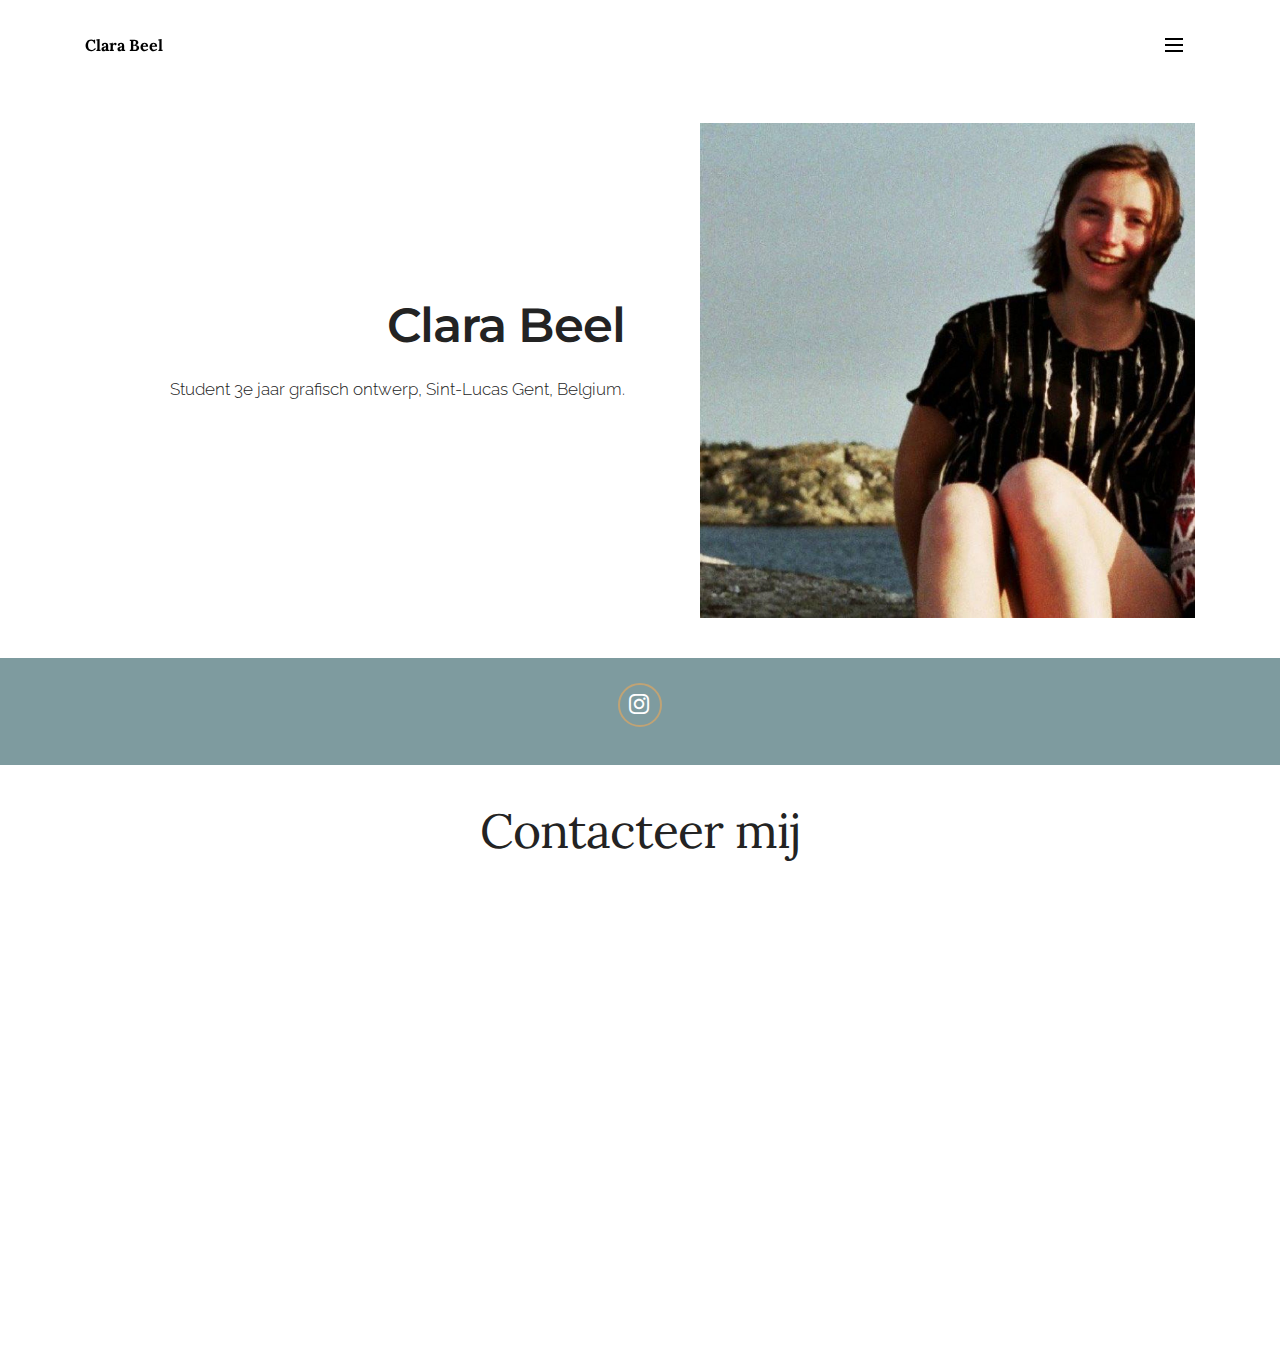
<file: about.html>
<!DOCTYPE html>
<html>
<head>
  <!-- Site made with Mobirise Website Builder v3.12.1, https://mobirise.com -->
  <meta charset="UTF-8">
  <meta http-equiv="X-UA-Compatible" content="IE=edge">
  <meta name="generator" content="Mobirise v3.12.1, mobirise.com">
  <meta name="viewport" content="width=device-width, initial-scale=1">
  <link rel="shortcut icon" href="assets/images/screenshot-128x70.png" type="image/x-icon">
  <meta name="description" content="about, over, Clara, Beel, Clara Beel, contact, grafisch, ontwerp, grafisch ontwerp, graphic, design, graphic design">
  <title>about</title>
  <link rel="stylesheet" href="https://fonts.googleapis.com/css?family=Lora:400,700,400italic,700italic&amp;subset=latin">
  <link rel="stylesheet" href="https://fonts.googleapis.com/css?family=Montserrat:400,700">
  <link rel="stylesheet" href="https://fonts.googleapis.com/css?family=Raleway:100,100i,200,200i,300,300i,400,400i,500,500i,600,600i,700,700i,800,800i,900,900i">
  <link rel="stylesheet" href="assets/bootstrap-material-design-font/css/material.css">
  <link rel="stylesheet" href="assets/tether/tether.min.css">
  <link rel="stylesheet" href="assets/bootstrap/css/bootstrap.min.css">
  <link rel="stylesheet" href="assets/dropdown/css/style.css">
  <link rel="stylesheet" href="assets/animate.css/animate.min.css">
  <link rel="stylesheet" href="assets/socicon/css/styles.css">
  <link rel="stylesheet" href="assets/theme/css/style.css">
  <link rel="stylesheet" href="assets/mobirise/css/mbr-additional.css" type="text/css">
  
  
  
</head>
<body>

<!-- Google Analytics -->
<script>
  (function(i,s,o,g,r,a,m){i['GoogleAnalyticsObject']=r;i[r]=i[r]||function(){
  (i[r].q=i[r].q||[]).push(arguments)},i[r].l=1*new Date();a=s.createElement(o),
  m=s.getElementsByTagName(o)[0];a.async=1;a.src=g;m.parentNode.insertBefore(a,m)
  })(window,document,'script','https://www.google-analytics.com/analytics.js','ga');

  ga('create', 'UA-96182121-1', 'auto');
  ga('send', 'pageview');

</script>
<!-- /Google Analytics -->


<section id="menu-g">

    <nav class="navbar navbar-dropdown bg-color transparent navbar-fixed-top">
        <div class="container">

            <div class="mbr-table">
                <div class="mbr-table-cell">

                    <div class="navbar-brand">
                        
                        <a class="navbar-caption text-black" href="index.html">Clara Beel</a>
                    </div>

                </div>
                <div class="mbr-table-cell">

                    <button class="navbar-toggler pull-xs-right" type="button" data-toggle="collapse" data-target="#exCollapsingNavbar">
                        <div class="hamburger-icon"></div>
                    </button>

                    <ul class="nav-dropdown collapse pull-xs-right nav navbar-nav navbar-toggleable-xl" id="exCollapsingNavbar"><li class="nav-item"><a class="nav-link link" href="https://mobirise.com/"></a></li><li class="nav-item nav-btn"><a class="nav-link btn btn-black-outline btn-black" href="index.html">Start</a></li><li class="nav-item nav-btn"><a class="nav-link btn btn-black-outline btn-black" href="about.html">Over</a></li><li class="nav-item nav-btn"><a class="nav-link btn btn-black-outline btn-black" href="projects.html">Projecten</a></li><li class="nav-item nav-btn"><a class="nav-link btn btn-black-outline btn-black" href="https://clarabeel.github.io/en/index.html">English</a></li></ul>
                    <button hidden="" class="navbar-toggler navbar-close" type="button" data-toggle="collapse" data-target="#exCollapsingNavbar">
                        <div class="close-icon"></div>
                    </button>

                </div>
            </div>

        </div>
    </nav>

</section>

<section class="engine"><a rel="external" href="https://mobirise.com">mobirise.com</a></section><section class="mbr-section mbr-after-navbar" id="msg-box5-j" style="background-color: rgb(255, 255, 255); padding-top: 120px; padding-bottom: 40px;">

    
    <div class="container">
        <div class="row">
            <div class="mbr-table-md-up">

              

              <div class="mbr-table-cell col-md-5 text-xs-center text-md-right content-size">
                  <h3 class="mbr-section-title display-2">Clara Beel</h3>
                  <div class="lead">

                    <p>Student 3e jaar grafisch ontwerp, Sint-Lucas Gent, Belgium.<br></p>

                  </div>

                  
              </div>


              


              <div class="mbr-table-cell mbr-left-padding-md-up mbr-valign-top col-md-7 image-size" style="width: 50%;">
                  <div class="mbr-figure"><img src="assets/images/16602649-1291130017620291-5754072954713218866-n-1400x1400.jpg"></div>
              </div>

            </div>
        </div>
    </div>

</section>

<section class="mbr-section mbr-section-md-padding" id="social-buttons4-u" style="background-color: rgb(126, 155, 159); padding-top: 0px; padding-bottom: 30px;">
    
    <div class="container">
        <div class="row">
            <div class="col-md-8 col-md-offset-2 text-xs-center">
                <h3 class="mbr-section-title display-2"></h3>
                <div>    <a class="btn btn-social" title="Instagram" target="_blank" href="https://www.instagram.com/clara_beel/"><i class="socicon socicon-instagram"></i></a>      </div>
            </div>
        </div>
    </div>
</section>

<section class="mbr-section" id="form1-l" style="background-color: rgb(255, 255, 255); padding-top: 40px; padding-bottom: 120px;">
    
    <div class="mbr-section mbr-section__container mbr-section__container--middle">
        <div class="container">
            <div class="row">
                <div class="col-xs-12 text-xs-center">
                    <h3 class="mbr-section-title display-2"><span style="font-weight: normal;">Contacteer mij</span></h3>
                    <small class="mbr-section-subtitle"></small>
                </div>
            </div>
        </div>
    </div>
    <div class="mbr-section mbr-section-nopadding">
        <div class="container">
            <div class="row">
                <div class="col-xs-12 col-lg-10 col-lg-offset-1" data-form-type="formoid">


                    <div data-form-alert="true">
                        <div hidden="" data-form-alert-success="true" class="alert alert-form alert-success text-xs-center">Thanks for filling out form!</div>
                    </div>


                    <form action="https://mobirise.com/" method="post" data-form-title="Contacteer mij">

                        <input type="hidden" value="l5RftEt77uzBQSHkYjBAE6wuC9j6nEQMm0vkwiag5cQZtaLl2i15sVpU53Bo3ruZ4cIhfI/haJXG2nfc+p51D1cgOoxrui1dgC7SKP9PqdC+u56Maa7CvKgitk0+idEj" data-form-email="true">

                        <div class="row row-sm-offset">

                            <div class="col-xs-12 col-md-4">
                                <div class="form-group">
                                    <label class="form-control-label" for="form1-l-name">Name<span class="form-asterisk">*</span></label>
                                    <input type="text" class="form-control" name="name" required="" data-form-field="Name" id="form1-l-name">
                                </div>
                            </div>

                            <div class="col-xs-12 col-md-4">
                                <div class="form-group">
                                    <label class="form-control-label" for="form1-l-email">Email<span class="form-asterisk">*</span></label>
                                    <input type="email" class="form-control" name="email" required="" data-form-field="Email" id="form1-l-email">
                                </div>
                            </div>

                            <div class="col-xs-12 col-md-4">
                                <div class="form-group">
                                    <label class="form-control-label" for="form1-l-phone">Phone</label>
                                    <input type="tel" class="form-control" name="phone" data-form-field="Phone" id="form1-l-phone">
                                </div>
                            </div>

                        </div>

                        <div class="form-group">
                            <label class="form-control-label" for="form1-l-message">Message</label>
                            <textarea class="form-control" name="message" rows="7" data-form-field="Message" id="form1-l-message"></textarea>
                        </div>

                        <div><button type="submit" class="btn btn-primary">Verzend</button></div>

                    </form>
                </div>
            </div>
        </div>
    </div>
</section>


  <script src="assets/web/assets/jquery/jquery.min.js"></script>
  <script src="assets/tether/tether.min.js"></script>
  <script src="assets/bootstrap/js/bootstrap.min.js"></script>
  <script src="assets/smooth-scroll/smooth-scroll.js"></script>
  <script src="assets/dropdown/js/script.min.js"></script>
  <script src="assets/touch-swipe/jquery.touch-swipe.min.js"></script>
  <script src="assets/viewport-checker/jquery.viewportchecker.js"></script>
  <script src="assets/theme/js/script.js"></script>
  <script src="assets/formoid/formoid.min.js"></script>
  
  
  <input name="animation" type="hidden">
  </body>
</html>
</file>
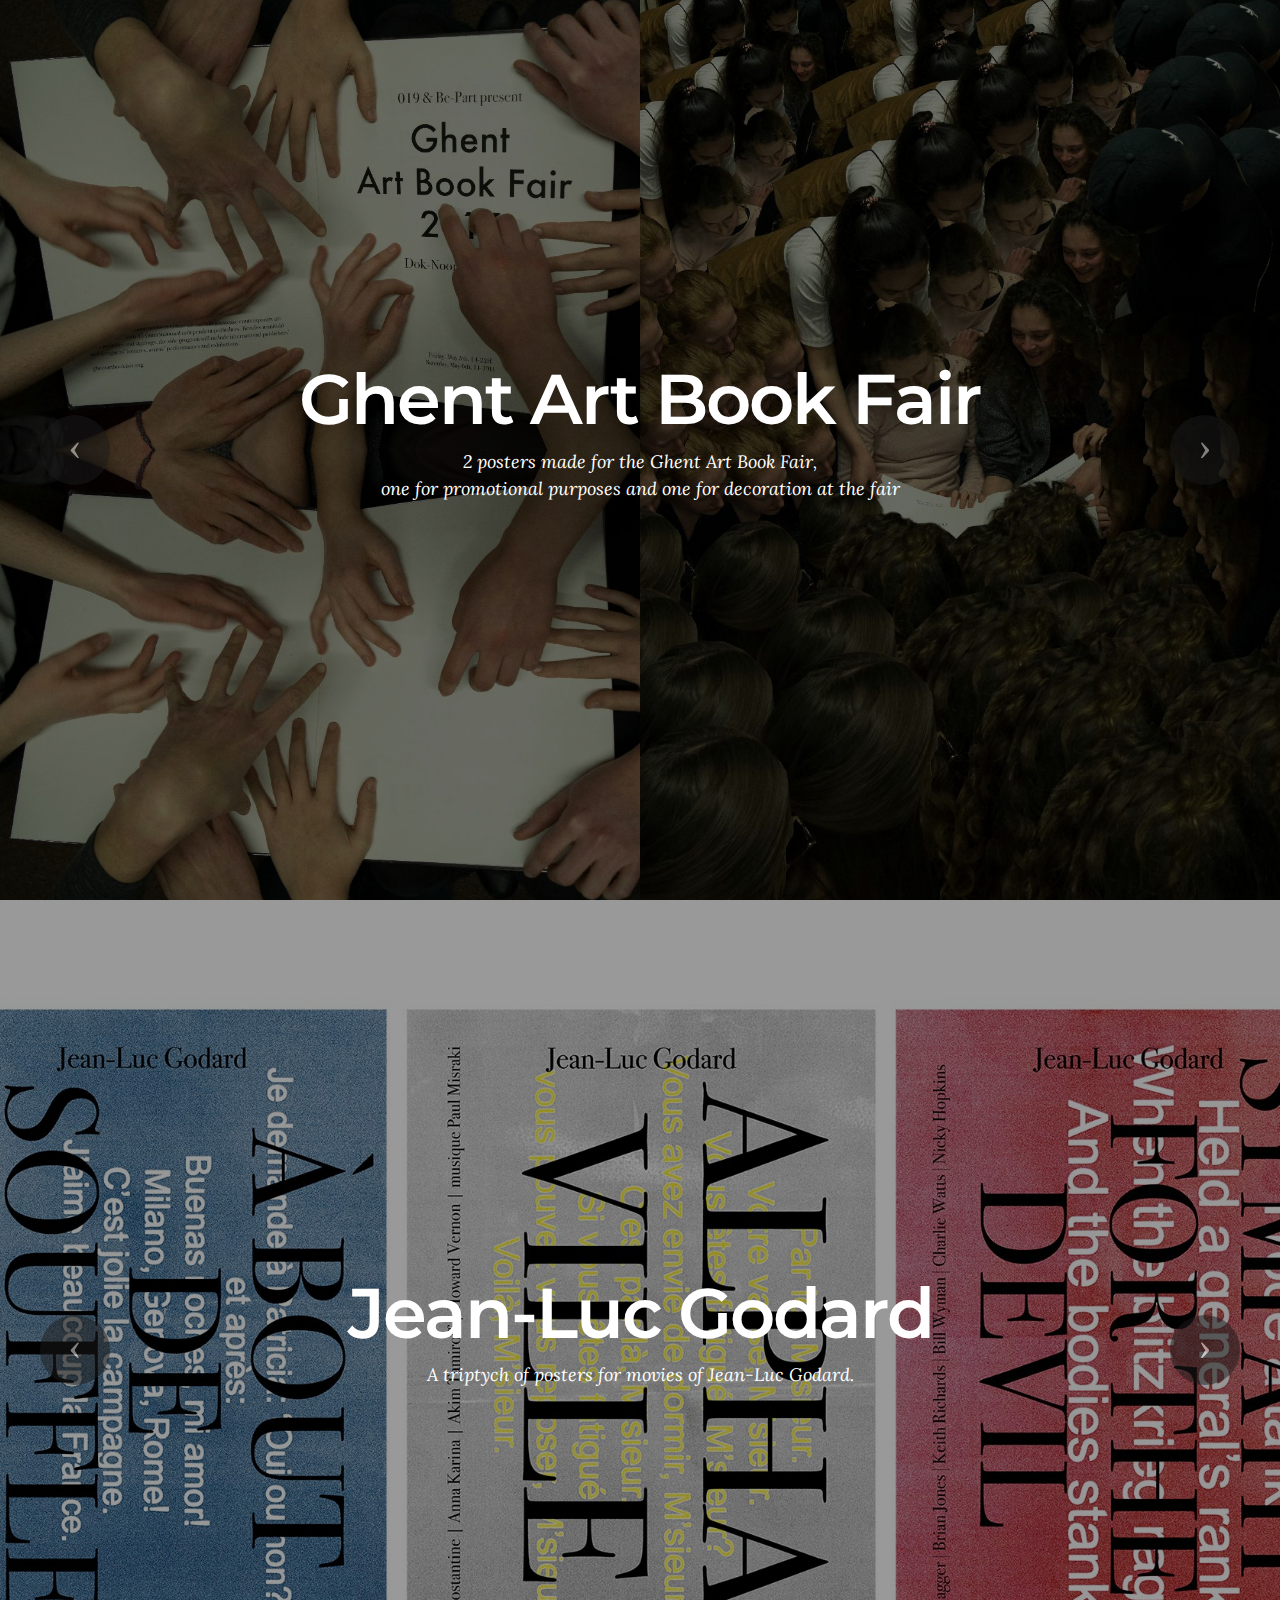
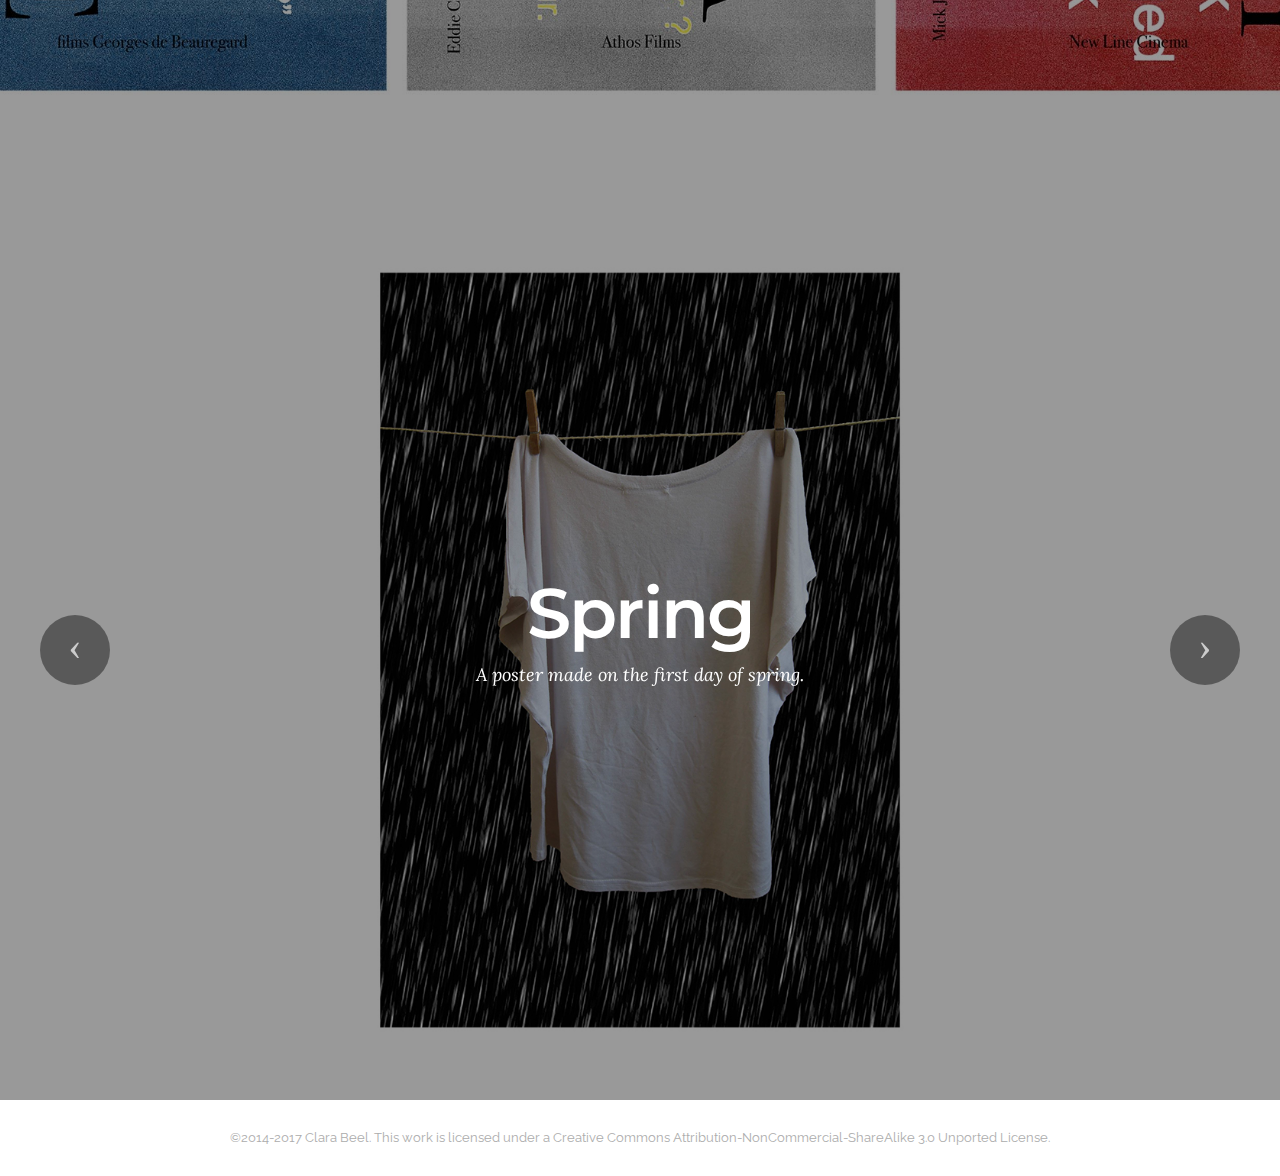
<file: posters.html>
<!DOCTYPE html>
<html>
<head>
  <!-- Site made with Mobirise Website Builder v3.12.1, https://mobirise.com -->
  <meta charset="UTF-8">
  <meta http-equiv="X-UA-Compatible" content="IE=edge">
  <meta name="generator" content="Mobirise v3.12.1, mobirise.com">
  <meta name="viewport" content="width=device-width, initial-scale=1">
  <link rel="shortcut icon" href="assets/images/screenshot-128x70.png" type="image/x-icon">
  <meta name="description" content="projects, posters">
  <title>projects</title>
  <link rel="stylesheet" href="https://fonts.googleapis.com/css?family=Lora:400,700,400italic,700italic&amp;subset=latin">
  <link rel="stylesheet" href="https://fonts.googleapis.com/css?family=Montserrat:400,700">
  <link rel="stylesheet" href="https://fonts.googleapis.com/css?family=Raleway:100,100i,200,200i,300,300i,400,400i,500,500i,600,600i,700,700i,800,800i,900,900i">
  <link rel="stylesheet" href="assets/bootstrap-material-design-font/css/material.css">
  <link rel="stylesheet" href="assets/tether/tether.min.css">
  <link rel="stylesheet" href="assets/bootstrap/css/bootstrap.min.css">
  <link rel="stylesheet" href="assets/animate.css/animate.min.css">
  <link rel="stylesheet" href="assets/theme/css/style.css">
  <link rel="stylesheet" href="assets/mobirise/css/mbr-additional.css" type="text/css">
  
  
  
</head>
<body>

<!-- Google Analytics -->
<script>
  (function(i,s,o,g,r,a,m){i['GoogleAnalyticsObject']=r;i[r]=i[r]||function(){
  (i[r].q=i[r].q||[]).push(arguments)},i[r].l=1*new Date();a=s.createElement(o),
  m=s.getElementsByTagName(o)[0];a.async=1;a.src=g;m.parentNode.insertBefore(a,m)
  })(window,document,'script','https://www.google-analytics.com/analytics.js','ga');

  ga('create', 'UA-96182121-1', 'auto');
  ga('send', 'pageview');

</script>
<!-- /Google Analytics -->


<section class="mbr-slider mbr-section mbr-section__container carousel slide mbr-section-nopadding" data-ride="carousel" data-keyboard="false" data-wrap="true" data-pause="false" data-interval="false" id="slider-14">
    <div>
        <div>
            <div>
                
                <div class="carousel-inner" role="listbox">
                    <div class="mbr-section mbr-section-hero carousel-item dark center mbr-section-full active" data-bg-video-slide="false" style="background-image: url(assets/images/posters-print-handen-2000x1414.jpg);">
                        <div class="mbr-table-cell">
                            <div class="mbr-overlay"></div>
                            <div class="container-slide container">
                                
                                <div class="row">
                                    <div class="col-md-8 col-md-offset-2 text-xs-center">
                                        <h2 class="mbr-section-title display-1">Ghent Art Book Fair</h2>
                                        <p class="mbr-section-lead lead">2 posters made for the Ghent Art Book Fair, <br>one for promotional purposes and one for decoration at the fair</p>

                                        
                                    </div>
                                </div>
                            </div>
                        </div>
                    </div><div class="mbr-section mbr-section-hero carousel-item dark center mbr-section-full" data-bg-video-slide="false" style="background-image: url(assets/images/boekfair.jpg);">
                        <div class="mbr-table-cell">
                            
                            <div class="container-slide container">
                                
                                <div class="row">
                                    <div class="col-md-8 col-md-offset-2 text-xs-center">
                                        
                                        

                                        
                                    </div>
                                </div>
                            </div>
                        </div>
                    </div>
                </div>

                <a data-app-prevent-settings="" class="left carousel-control" role="button" data-slide="prev" href="#slider-14">
                    <span class="icon-prev" aria-hidden="true"></span>
                    <span class="sr-only">Previous</span>
                </a>
                <a data-app-prevent-settings="" class="right carousel-control" role="button" data-slide="next" href="#slider-14">
                    <span class="icon-next" aria-hidden="true"></span>
                    <span class="sr-only">Next</span>
                </a>
            </div>
        </div>
    </div>
</section>

<section class="engine"><a rel="external" href="https://mobirise.com">Website Maker</a></section><section class="mbr-slider mbr-section mbr-section__container carousel slide mbr-section-nopadding" data-ride="carousel" data-keyboard="false" data-wrap="true" data-pause="false" data-interval="false" id="slider-11">
    <div>
        <div>
            <div>
                
                <div class="carousel-inner" role="listbox">
                    <div class="mbr-section mbr-section-hero carousel-item dark center mbr-section-full active" data-bg-video-slide="false" style="background-image: url(assets/images/drie.jpg);">
                        <div class="mbr-table-cell">
                            <div class="mbr-overlay" style="opacity: 0.4;"></div>
                            <div class="container-slide container">
                                
                                <div class="row">
                                    <div class="col-md-8 col-md-offset-2 text-xs-center">
                                        <h2 class="mbr-section-title display-1">Jean-Luc Godard</h2>
                                        <p class="mbr-section-lead lead">A triptych of posters for movies of Jean-Luc Godard.</p>

                                        
                                    </div>
                                </div>
                            </div>
                        </div>
                    </div><div class="mbr-section mbr-section-hero carousel-item dark center mbr-section-full" data-bg-video-slide="false" style="background-image: url(assets/images/drie.jpg);">
                        <div class="mbr-table-cell">
                            
                            <div class="container-slide container">
                                
                                <div class="row">
                                    <div class="col-md-8 col-md-offset-2 text-xs-center">
                                        
                                        

                                        
                                    </div>
                                </div>
                            </div>
                        </div>
                    </div><div class="mbr-section mbr-section-hero carousel-item dark center mbr-section-full" data-bg-video-slide="false" style="background-image: url(assets/images/detail.jpg);">
                        <div class="mbr-table-cell">
                            
                            <div class="container-slide container">
                                
                                <div class="row">
                                    <div class="col-md-8 col-md-offset-2 text-xs-center">
                                        
                                        

                                        
                                    </div>
                                </div>
                            </div>
                        </div>
                    </div>
                </div>

                <a data-app-prevent-settings="" class="left carousel-control" role="button" data-slide="prev" href="#slider-11">
                    <span class="icon-prev" aria-hidden="true"></span>
                    <span class="sr-only">Previous</span>
                </a>
                <a data-app-prevent-settings="" class="right carousel-control" role="button" data-slide="next" href="#slider-11">
                    <span class="icon-next" aria-hidden="true"></span>
                    <span class="sr-only">Next</span>
                </a>
            </div>
        </div>
    </div>
</section>

<section class="mbr-slider mbr-section mbr-section__container carousel slide mbr-section-nopadding" data-ride="carousel" data-keyboard="false" data-wrap="true" data-pause="false" data-interval="false" id="slider3-1j">
    <div>
        <div>
            <div>
                
                <div class="carousel-inner" role="listbox">
                    <div class="mbr-section mbr-section-hero carousel-item dark center mbr-section-full active" data-bg-video-slide="false" style="background-image: url(assets/images/wasregen.jpg);">
                        <div class="mbr-table-cell">
                            <div class="mbr-overlay" style="opacity: 0.4;"></div>
                            <div class="container-slide container">
                                
                                <div class="row">
                                    <div class="col-md-8 col-md-offset-2 text-xs-center">
                                        <h2 class="mbr-section-title display-1">Spring</h2>
                                        <p class="mbr-section-lead lead">A poster made on the first day of spring.<br></p>

                                        
                                    </div>
                                </div>
                            </div>
                        </div>
                    </div><div class="mbr-section mbr-section-hero carousel-item dark center mbr-section-full" data-bg-video-slide="false" style="background-image: url(assets/images/wasregen.jpg);">
                        <div class="mbr-table-cell">
                            
                            <div class="container-slide container">
                                
                                <div class="row">
                                    <div class="col-md-8 col-md-offset-1">
                                        
                                        

                                        
                                    </div>
                                </div>
                            </div>
                        </div>
                    </div>
                </div>

                <a data-app-prevent-settings="" class="left carousel-control" role="button" data-slide="prev" href="#slider3-1j">
                    <span class="icon-prev" aria-hidden="true"></span>
                    <span class="sr-only">Previous</span>
                </a>
                <a data-app-prevent-settings="" class="right carousel-control" role="button" data-slide="next" href="#slider3-1j">
                    <span class="icon-next" aria-hidden="true"></span>
                    <span class="sr-only">Next</span>
                </a>
            </div>
        </div>
    </div>
</section>

<footer class="mbr-small-footer mbr-section mbr-section-nopadding" id="footer1-13" style="background-color: rgb(255, 255, 255); padding-top: 1.75rem; padding-bottom: 1.75rem;">
    
    <div class="container">
        <p class="text-xs-center">©2014-2017 Clara Beel. This work is licensed under a Creative Commons Attribution-NonCommercial-ShareAlike 3.0 Unported License.</p>
    </div>
</footer>


  <script src="assets/web/assets/jquery/jquery.min.js"></script>
  <script src="assets/tether/tether.min.js"></script>
  <script src="assets/bootstrap/js/bootstrap.min.js"></script>
  <script src="assets/smooth-scroll/smooth-scroll.js"></script>
  <script src="assets/bootstrap-carousel-swipe/bootstrap-carousel-swipe.js"></script>
  <script src="assets/viewport-checker/jquery.viewportchecker.js"></script>
  <script src="assets/theme/js/script.js"></script>
  
  
  <input name="animation" type="hidden">
  </body>
</html>
</file>
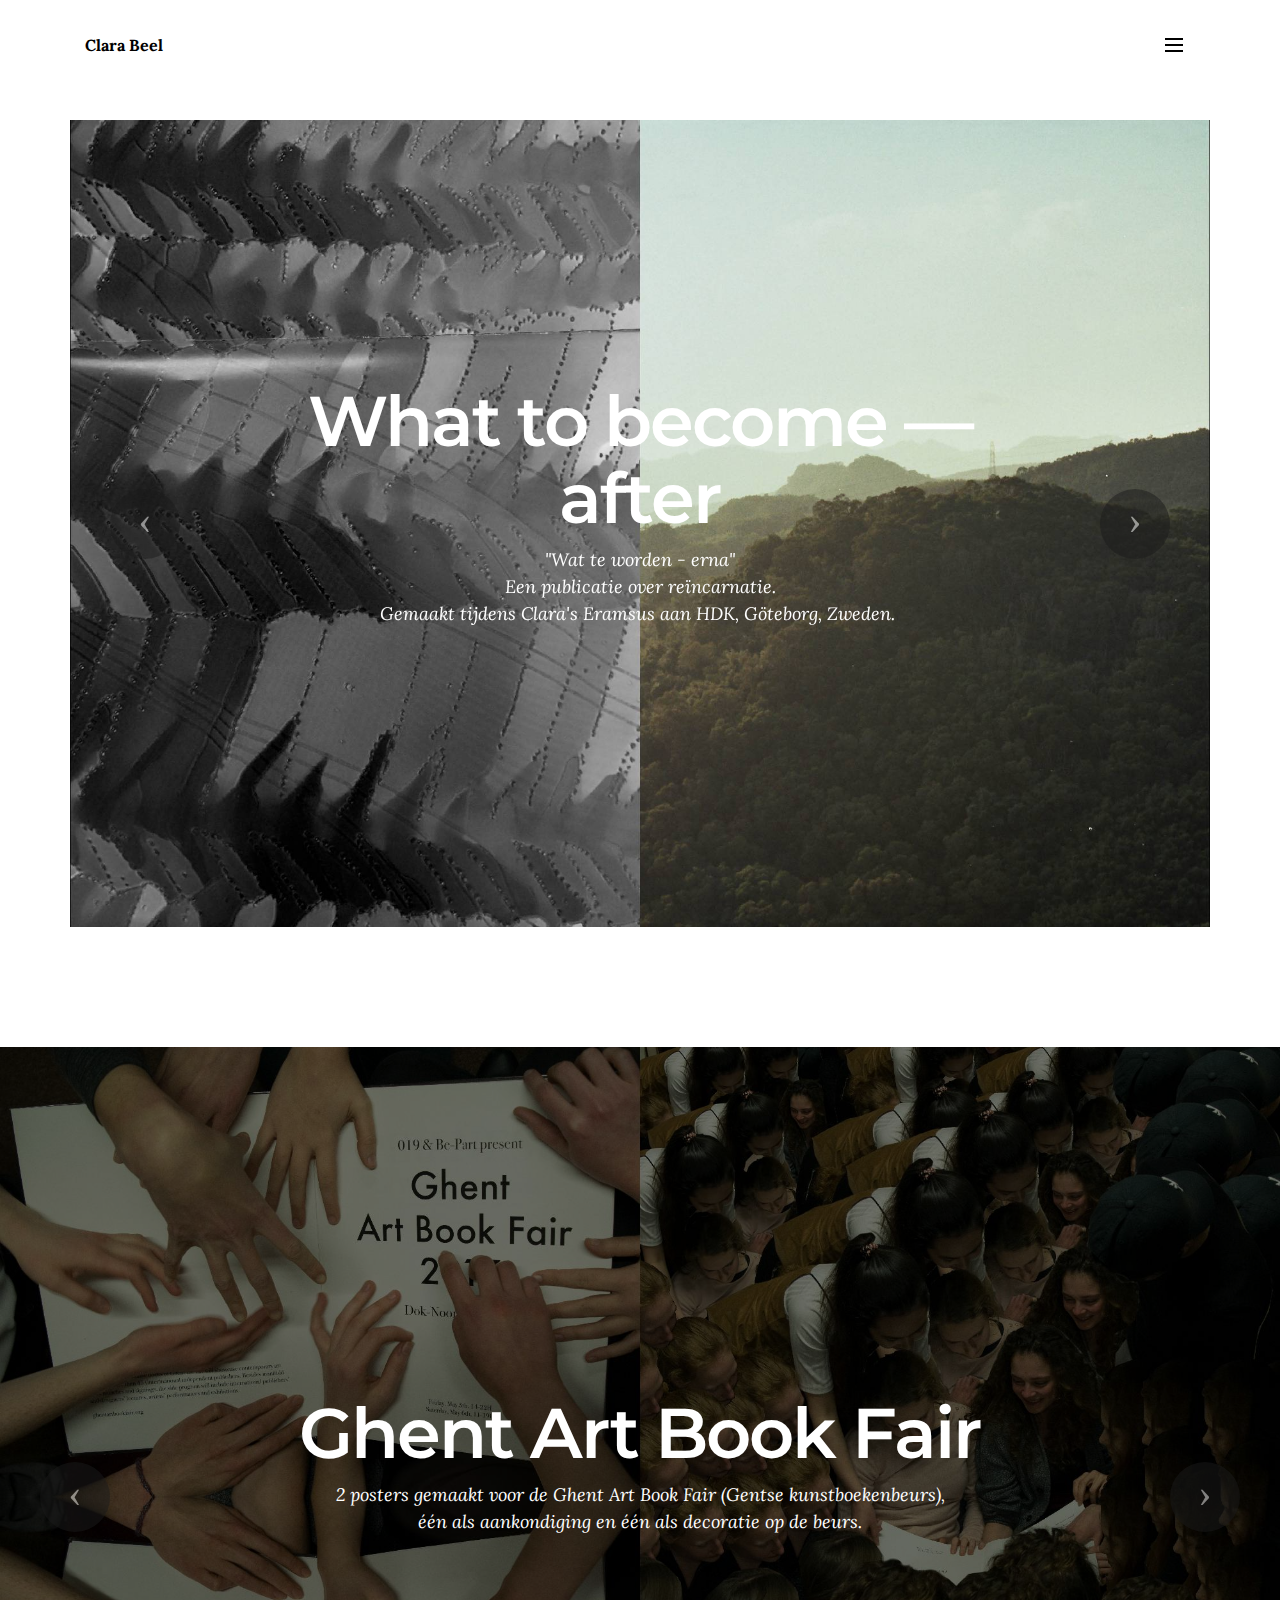
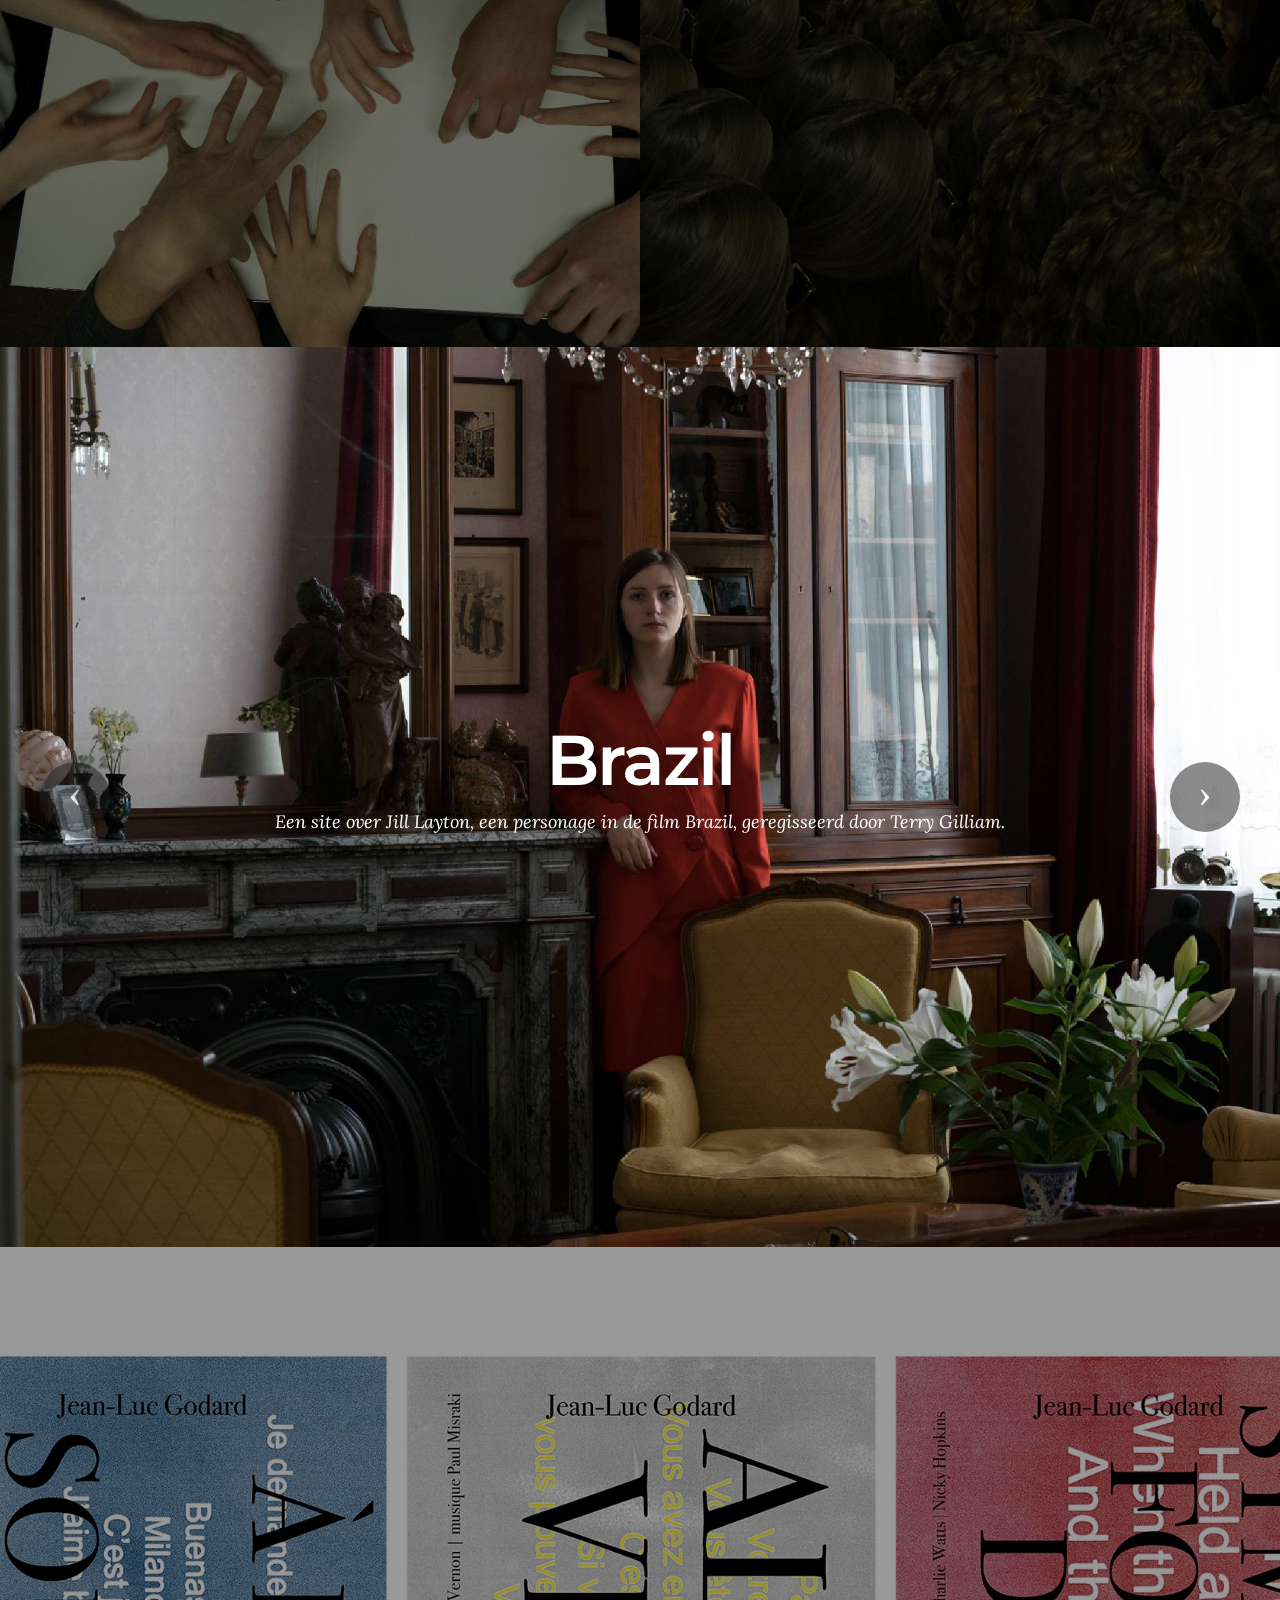
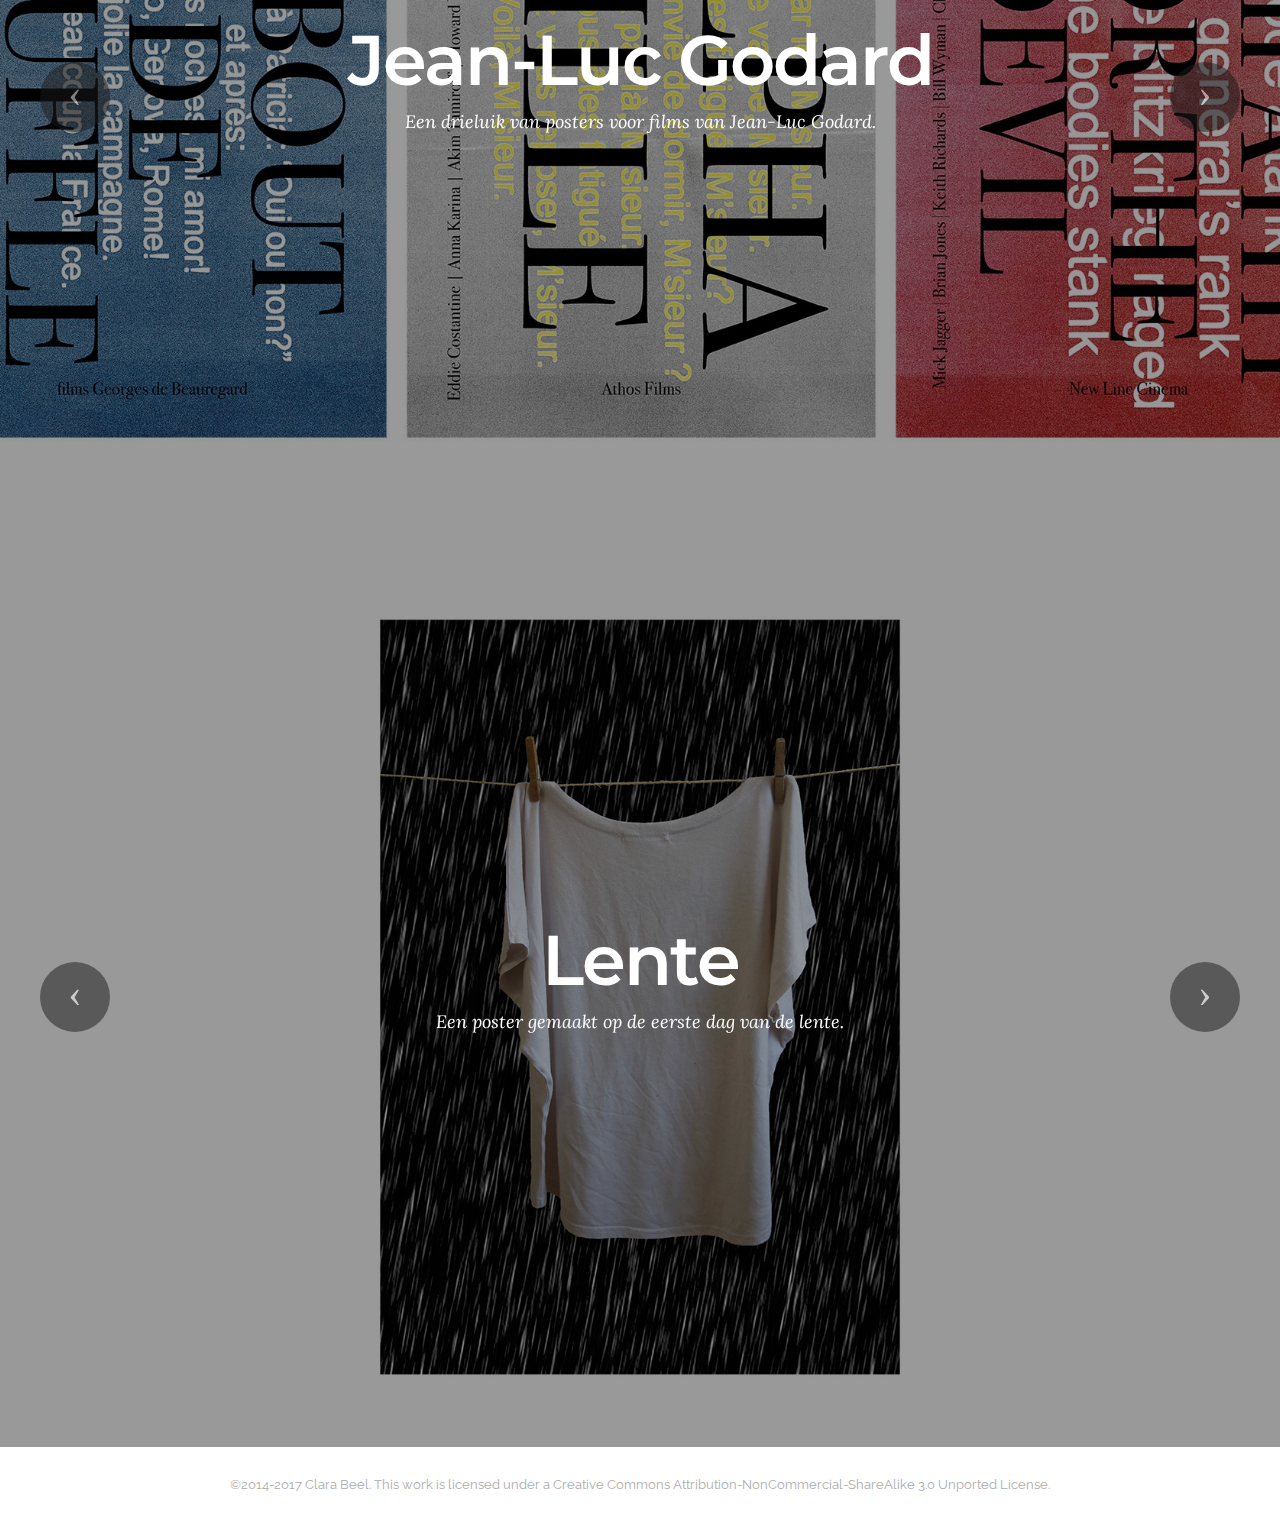
<file: projects.html>
<!DOCTYPE html>
<html>
<head>
  <!-- Site made with Mobirise Website Builder v3.12.1, https://mobirise.com -->
  <meta charset="UTF-8">
  <meta http-equiv="X-UA-Compatible" content="IE=edge">
  <meta name="generator" content="Mobirise v3.12.1, mobirise.com">
  <meta name="viewport" content="width=device-width, initial-scale=1">
  <link rel="shortcut icon" href="assets/images/screenshot-128x70.png" type="image/x-icon">
  <meta name="description" content="projects, projecten, posters, publications, publicaties, sites, websites, Clara, Beel, Clara Beel, contact, grafisch, ontwerp, grafisch ontwerp, graphic, design, graphic design">
  <title>projects</title>
  <link rel="stylesheet" href="https://fonts.googleapis.com/css?family=Lora:400,700,400italic,700italic&amp;subset=latin">
  <link rel="stylesheet" href="https://fonts.googleapis.com/css?family=Montserrat:400,700">
  <link rel="stylesheet" href="https://fonts.googleapis.com/css?family=Raleway:100,100i,200,200i,300,300i,400,400i,500,500i,600,600i,700,700i,800,800i,900,900i">
  <link rel="stylesheet" href="assets/bootstrap-material-design-font/css/material.css">
  <link rel="stylesheet" href="assets/tether/tether.min.css">
  <link rel="stylesheet" href="assets/bootstrap/css/bootstrap.min.css">
  <link rel="stylesheet" href="assets/animate.css/animate.min.css">
  <link rel="stylesheet" href="assets/dropdown/css/style.css">
  <link rel="stylesheet" href="assets/theme/css/style.css">
  <link rel="stylesheet" href="assets/mobirise/css/mbr-additional.css" type="text/css">
  
  
  
</head>
<body>

<!-- Google Analytics -->
<script>
  (function(i,s,o,g,r,a,m){i['GoogleAnalyticsObject']=r;i[r]=i[r]||function(){
  (i[r].q=i[r].q||[]).push(arguments)},i[r].l=1*new Date();a=s.createElement(o),
  m=s.getElementsByTagName(o)[0];a.async=1;a.src=g;m.parentNode.insertBefore(a,m)
  })(window,document,'script','https://www.google-analytics.com/analytics.js','ga');

  ga('create', 'UA-96182121-1', 'auto');
  ga('send', 'pageview');

</script>
<!-- /Google Analytics -->


<section id="menu-1t">

    <nav class="navbar navbar-dropdown bg-color transparent">
        <div class="container">

            <div class="mbr-table">
                <div class="mbr-table-cell">

                    <div class="navbar-brand">
                        
                        <a class="navbar-caption text-black" href="index.html">Clara Beel</a>
                    </div>

                </div>
                <div class="mbr-table-cell">

                    <button class="navbar-toggler pull-xs-right" type="button" data-toggle="collapse" data-target="#exCollapsingNavbar">
                        <div class="hamburger-icon"></div>
                    </button>

                    <ul class="nav-dropdown collapse pull-xs-right nav navbar-nav navbar-toggleable-xl" id="exCollapsingNavbar"><li class="nav-item"><a class="nav-link link" href="https://mobirise.com/"></a></li><li class="nav-item nav-btn"><a class="nav-link btn btn-black-outline btn-black" href="index.html">Start</a></li><li class="nav-item nav-btn"><a class="nav-link btn btn-black-outline btn-black" href="about.html">Over</a></li><li class="nav-item nav-btn"><a class="nav-link btn btn-black-outline btn-black" href="projects.html">Projecten</a></li><li class="nav-item nav-btn"><a class="nav-link btn btn-black-outline btn-black" href="https://clarabeel.github.io/en/index.html">English</a></li></ul>
                    <button hidden="" class="navbar-toggler navbar-close" type="button" data-toggle="collapse" data-target="#exCollapsingNavbar">
                        <div class="close-icon"></div>
                    </button>

                </div>
            </div>

        </div>
    </nav>

</section>

<section class="engine"><a rel="external" href="https://mobirise.com">Mobirise Web Maker</a></section><section class="mbr-slider mbr-section mbr-section__container carousel slide mbr-section-nopadding mbr-after-navbar" data-ride="carousel" data-keyboard="false" data-wrap="true" data-pause="false" data-interval="false" id="slider-23" style="background-color: rgb(255, 255, 255);">
    <div class=" container boxed-slider" style="padding-top: 120px; padding-bottom: 120px;">
        <div>
            <div>
                
                <div class="carousel-inner" role="listbox">
                    <div class="mbr-section mbr-section-hero carousel-item dark center active" data-bg-video-slide="false">
                        <div class="mbr-table-cell">
                            
                            <div class="container-slide">
                                <img src="assets/images/reincarnation-2000x1416.jpg">
                                <div class="row">
                                    <div class="col-md-8 col-md-offset-2 text-xs-center">
                                        <h2 class="mbr-section-title display-1">What to become — after</h2>
                                        <p class="mbr-section-lead lead">"Wat te worden - erna" <br>Een publicatie over reïncarnatie.<br>Gemaakt tijdens Clara's Eramsus aan HDK, Göteborg, Zweden.&nbsp;<br></p>

                                        
                                    </div>
                                </div>
                            </div>
                        </div>
                    </div><div class="mbr-section mbr-section-hero carousel-item dark center" data-bg-video-slide="false">
                        <div class="mbr-table-cell">
                            
                            <div class="container-slide">
                                <img src="assets/images/printeeeuh22-2000x1416.jpg">
                                <div class="row">
                                    <div class="col-md-8 col-md-offset-3 text-xs-right">
                                        
                                        

                                        
                                    </div>
                                </div>
                            </div>
                        </div>
                    </div><div class="mbr-section mbr-section-hero carousel-item dark center" data-bg-video-slide="false">
                        <div class="mbr-table-cell">
                            
                            <div class="container-slide">
                                <img src="assets/images/reincarnation2-2000x1416.jpg">
                                <div class="row">
                                    <div class="col-md-8 col-md-offset-3 text-xs-right">
                                        
                                        

                                        
                                    </div>
                                </div>
                            </div>
                        </div>
                    </div><div class="mbr-section mbr-section-hero carousel-item dark center" data-bg-video-slide="false">
                        <div class="mbr-table-cell">
                            
                            <div class="container-slide">
                                <img src="assets/images/reincarnation8-2000x1416.jpg">
                                <div class="row">
                                    <div class="col-md-8 col-md-offset-3 text-xs-right">
                                        
                                        

                                        
                                    </div>
                                </div>
                            </div>
                        </div>
                    </div><div class="mbr-section mbr-section-hero carousel-item dark center" data-bg-video-slide="false">
                        <div class="mbr-table-cell">
                            
                            <div class="container-slide">
                                <img src="assets/images/reincarnation4-2000x1416.jpg">
                                <div class="row">
                                    <div class="col-md-8 col-md-offset-3 text-xs-right">
                                        
                                        

                                        
                                    </div>
                                </div>
                            </div>
                        </div>
                    </div><div class="mbr-section mbr-section-hero carousel-item dark center" data-bg-video-slide="false">
                        <div class="mbr-table-cell">
                            
                            <div class="container-slide">
                                <img src="assets/images/printeeeuh23-2000x1416.jpg">
                                <div class="row">
                                    <div class="col-md-8 col-md-offset-3 text-xs-right">
                                        
                                        

                                        
                                    </div>
                                </div>
                            </div>
                        </div>
                    </div><div class="mbr-section mbr-section-hero carousel-item dark center" data-bg-video-slide="false">
                        <div class="mbr-table-cell">
                            
                            <div class="container-slide">
                                <img src="assets/images/printeeeuh26-2000x1416.jpg">
                                <div class="row">
                                    <div class="col-md-8 col-md-offset-3 text-xs-right">
                                        
                                        

                                        
                                    </div>
                                </div>
                            </div>
                        </div>
                    </div>
                </div>

                <a data-app-prevent-settings="" class="left carousel-control" role="button" data-slide="prev" href="#slider-23">
                    <span class="icon-prev" aria-hidden="true"></span>
                    <span class="sr-only">Previous</span>
                </a>
                <a data-app-prevent-settings="" class="right carousel-control" role="button" data-slide="next" href="#slider-23">
                    <span class="icon-next" aria-hidden="true"></span>
                    <span class="sr-only">Next</span>
                </a>
            </div>
        </div>
    </div>
</section>

<section class="mbr-slider mbr-section mbr-section__container carousel slide mbr-section-nopadding" data-ride="carousel" data-keyboard="false" data-wrap="true" data-pause="false" data-interval="false" id="slider-14">
    <div>
        <div>
            <div>
                
                <div class="carousel-inner" role="listbox">
                    <div class="mbr-section mbr-section-hero carousel-item dark center mbr-section-full active" data-bg-video-slide="false" style="background-image: url(assets/images/posters-print-handen-2000x1414.jpg);">
                        <div class="mbr-table-cell">
                            <div class="mbr-overlay"></div>
                            <div class="container-slide container">
                                
                                <div class="row">
                                    <div class="col-md-8 col-md-offset-2 text-xs-center">
                                        <h2 class="mbr-section-title display-1">Ghent Art Book Fair</h2>
                                        <p class="mbr-section-lead lead">2 posters gemaakt voor de Ghent Art Book Fair (Gentse kunstboekenbeurs),<br>één als aankondiging en één als decoratie op de beurs.<br><br></p>

                                        
                                    </div>
                                </div>
                            </div>
                        </div>
                    </div><div class="mbr-section mbr-section-hero carousel-item dark center mbr-section-full" data-bg-video-slide="false" style="background-image: url(assets/images/boekfair.jpg);">
                        <div class="mbr-table-cell">
                            
                            <div class="container-slide container">
                                
                                <div class="row">
                                    <div class="col-md-8 col-md-offset-2 text-xs-center">
                                        
                                        

                                        
                                    </div>
                                </div>
                            </div>
                        </div>
                    </div>
                </div>

                <a data-app-prevent-settings="" class="left carousel-control" role="button" data-slide="prev" href="#slider-14">
                    <span class="icon-prev" aria-hidden="true"></span>
                    <span class="sr-only">Previous</span>
                </a>
                <a data-app-prevent-settings="" class="right carousel-control" role="button" data-slide="next" href="#slider-14">
                    <span class="icon-next" aria-hidden="true"></span>
                    <span class="sr-only">Next</span>
                </a>
            </div>
        </div>
    </div>
</section>

<section class="mbr-slider mbr-section mbr-section__container carousel slide mbr-section-nopadding" data-ride="carousel" data-keyboard="false" data-wrap="true" data-pause="false" data-interval="false" id="slider-24">
    <div>
        <div>
            <div>
                
                <div class="carousel-inner" role="listbox">
                    <div class="mbr-section mbr-section-hero carousel-item dark center mbr-section-full active" data-bg-video-slide="false" style="background-image: url(assets/images/1-2000x1332.jpg);">
                        <div class="mbr-table-cell">
                            
                            <div class="container-slide container">
                                
                                <div class="row">
                                    <div class="col-md-8 col-md-offset-2 text-xs-center">
                                        <h2 class="mbr-section-title display-1">Brazil</h2>
                                        <p class="mbr-section-lead lead">Een site over Jill Layton, een personage in de film Brazil, geregisseerd door Terry Gilliam.</p>

                                        
                                    </div>
                                </div>
                            </div>
                        </div>
                    </div><div class="mbr-section mbr-section-hero carousel-item dark center mbr-section-full" data-bg-video-slide="false" style="background-image: url(assets/images/output-ucrejv.gif);">
                        <div class="mbr-table-cell">
                            
                            <div class="container-slide container">
                                
                                <div class="row">
                                    <div class="col-md-8 col-md-offset-1">
                                        
                                        

                                        
                                    </div>
                                </div>
                            </div>
                        </div>
                    </div><div class="mbr-section mbr-section-hero carousel-item dark center mbr-section-full" data-bg-video-slide="false" style="background-image: url(assets/images/1.gif);">
                        <div class="mbr-table-cell">
                            
                            <div class="container-slide container">
                                
                                <div class="row">
                                    <div class="col-md-8 col-md-offset-1">
                                        
                                        

                                        
                                    </div>
                                </div>
                            </div>
                        </div>
                    </div><div class="mbr-section mbr-section-hero carousel-item dark center mbr-section-full" data-bg-video-slide="false" style="background-image: url(assets/images/6.gif);">
                        <div class="mbr-table-cell">
                            
                            <div class="container-slide container">
                                
                                <div class="row">
                                    <div class="col-md-8 col-md-offset-1">
                                        
                                        

                                        
                                    </div>
                                </div>
                            </div>
                        </div>
                    </div>
                </div>

                <a data-app-prevent-settings="" class="left carousel-control" role="button" data-slide="prev" href="#slider-24">
                    <span class="icon-prev" aria-hidden="true"></span>
                    <span class="sr-only">Previous</span>
                </a>
                <a data-app-prevent-settings="" class="right carousel-control" role="button" data-slide="next" href="#slider-24">
                    <span class="icon-next" aria-hidden="true"></span>
                    <span class="sr-only">Next</span>
                </a>
            </div>
        </div>
    </div>
</section>

<section class="mbr-slider mbr-section mbr-section__container carousel slide mbr-section-nopadding" data-ride="carousel" data-keyboard="false" data-wrap="true" data-pause="false" data-interval="false" id="slider-11">
    <div>
        <div>
            <div>
                
                <div class="carousel-inner" role="listbox">
                    <div class="mbr-section mbr-section-hero carousel-item dark center mbr-section-full active" data-bg-video-slide="false" style="background-image: url(assets/images/drie.jpg);">
                        <div class="mbr-table-cell">
                            <div class="mbr-overlay" style="opacity: 0.4;"></div>
                            <div class="container-slide container">
                                
                                <div class="row">
                                    <div class="col-md-8 col-md-offset-2 text-xs-center">
                                        <h2 class="mbr-section-title display-1">Jean-Luc Godard</h2>
                                        <p class="mbr-section-lead lead">Een drieluik van posters voor films van Jean-Luc Godard.</p>

                                        
                                    </div>
                                </div>
                            </div>
                        </div>
                    </div><div class="mbr-section mbr-section-hero carousel-item dark center mbr-section-full" data-bg-video-slide="false" style="background-image: url(assets/images/drie.jpg);">
                        <div class="mbr-table-cell">
                            
                            <div class="container-slide container">
                                
                                <div class="row">
                                    <div class="col-md-8 col-md-offset-2 text-xs-center">
                                        
                                        

                                        
                                    </div>
                                </div>
                            </div>
                        </div>
                    </div><div class="mbr-section mbr-section-hero carousel-item dark center mbr-section-full" data-bg-video-slide="false" style="background-image: url(assets/images/detail.jpg);">
                        <div class="mbr-table-cell">
                            
                            <div class="container-slide container">
                                
                                <div class="row">
                                    <div class="col-md-8 col-md-offset-2 text-xs-center">
                                        
                                        

                                        
                                    </div>
                                </div>
                            </div>
                        </div>
                    </div>
                </div>

                <a data-app-prevent-settings="" class="left carousel-control" role="button" data-slide="prev" href="#slider-11">
                    <span class="icon-prev" aria-hidden="true"></span>
                    <span class="sr-only">Previous</span>
                </a>
                <a data-app-prevent-settings="" class="right carousel-control" role="button" data-slide="next" href="#slider-11">
                    <span class="icon-next" aria-hidden="true"></span>
                    <span class="sr-only">Next</span>
                </a>
            </div>
        </div>
    </div>
</section>

<section class="mbr-slider mbr-section mbr-section__container carousel slide mbr-section-nopadding" data-ride="carousel" data-keyboard="false" data-wrap="true" data-pause="false" data-interval="false" id="slider3-1j">
    <div>
        <div>
            <div>
                
                <div class="carousel-inner" role="listbox">
                    <div class="mbr-section mbr-section-hero carousel-item dark center mbr-section-full active" data-bg-video-slide="false" style="background-image: url(assets/images/wasregen.jpg);">
                        <div class="mbr-table-cell">
                            <div class="mbr-overlay" style="opacity: 0.4;"></div>
                            <div class="container-slide container">
                                
                                <div class="row">
                                    <div class="col-md-8 col-md-offset-2 text-xs-center">
                                        <h2 class="mbr-section-title display-1">Lente</h2>
                                        <p class="mbr-section-lead lead">Een poster gemaakt op de eerste dag van de lente.<br></p>

                                        
                                    </div>
                                </div>
                            </div>
                        </div>
                    </div><div class="mbr-section mbr-section-hero carousel-item dark center mbr-section-full" data-bg-video-slide="false" style="background-image: url(assets/images/wasregen.jpg);">
                        <div class="mbr-table-cell">
                            
                            <div class="container-slide container">
                                
                                <div class="row">
                                    <div class="col-md-8 col-md-offset-1">
                                        
                                        

                                        
                                    </div>
                                </div>
                            </div>
                        </div>
                    </div>
                </div>

                <a data-app-prevent-settings="" class="left carousel-control" role="button" data-slide="prev" href="#slider3-1j">
                    <span class="icon-prev" aria-hidden="true"></span>
                    <span class="sr-only">Previous</span>
                </a>
                <a data-app-prevent-settings="" class="right carousel-control" role="button" data-slide="next" href="#slider3-1j">
                    <span class="icon-next" aria-hidden="true"></span>
                    <span class="sr-only">Next</span>
                </a>
            </div>
        </div>
    </div>
</section>

<footer class="mbr-small-footer mbr-section mbr-section-nopadding" id="footer1-13" style="background-color: rgb(255, 255, 255); padding-top: 1.75rem; padding-bottom: 1.75rem;">
    
    <div class="container">
        <p class="text-xs-center">©2014-2017 Clara Beel. This work is licensed under a Creative Commons Attribution-NonCommercial-ShareAlike 3.0 Unported License.</p>
    </div>
</footer>


  <script src="assets/web/assets/jquery/jquery.min.js"></script>
  <script src="assets/tether/tether.min.js"></script>
  <script src="assets/bootstrap/js/bootstrap.min.js"></script>
  <script src="assets/smooth-scroll/smooth-scroll.js"></script>
  <script src="assets/bootstrap-carousel-swipe/bootstrap-carousel-swipe.js"></script>
  <script src="assets/viewport-checker/jquery.viewportchecker.js"></script>
  <script src="assets/dropdown/js/script.min.js"></script>
  <script src="assets/touch-swipe/jquery.touch-swipe.min.js"></script>
  <script src="assets/theme/js/script.js"></script>
  
  
  <input name="animation" type="hidden">
  </body>
</html>
</file>
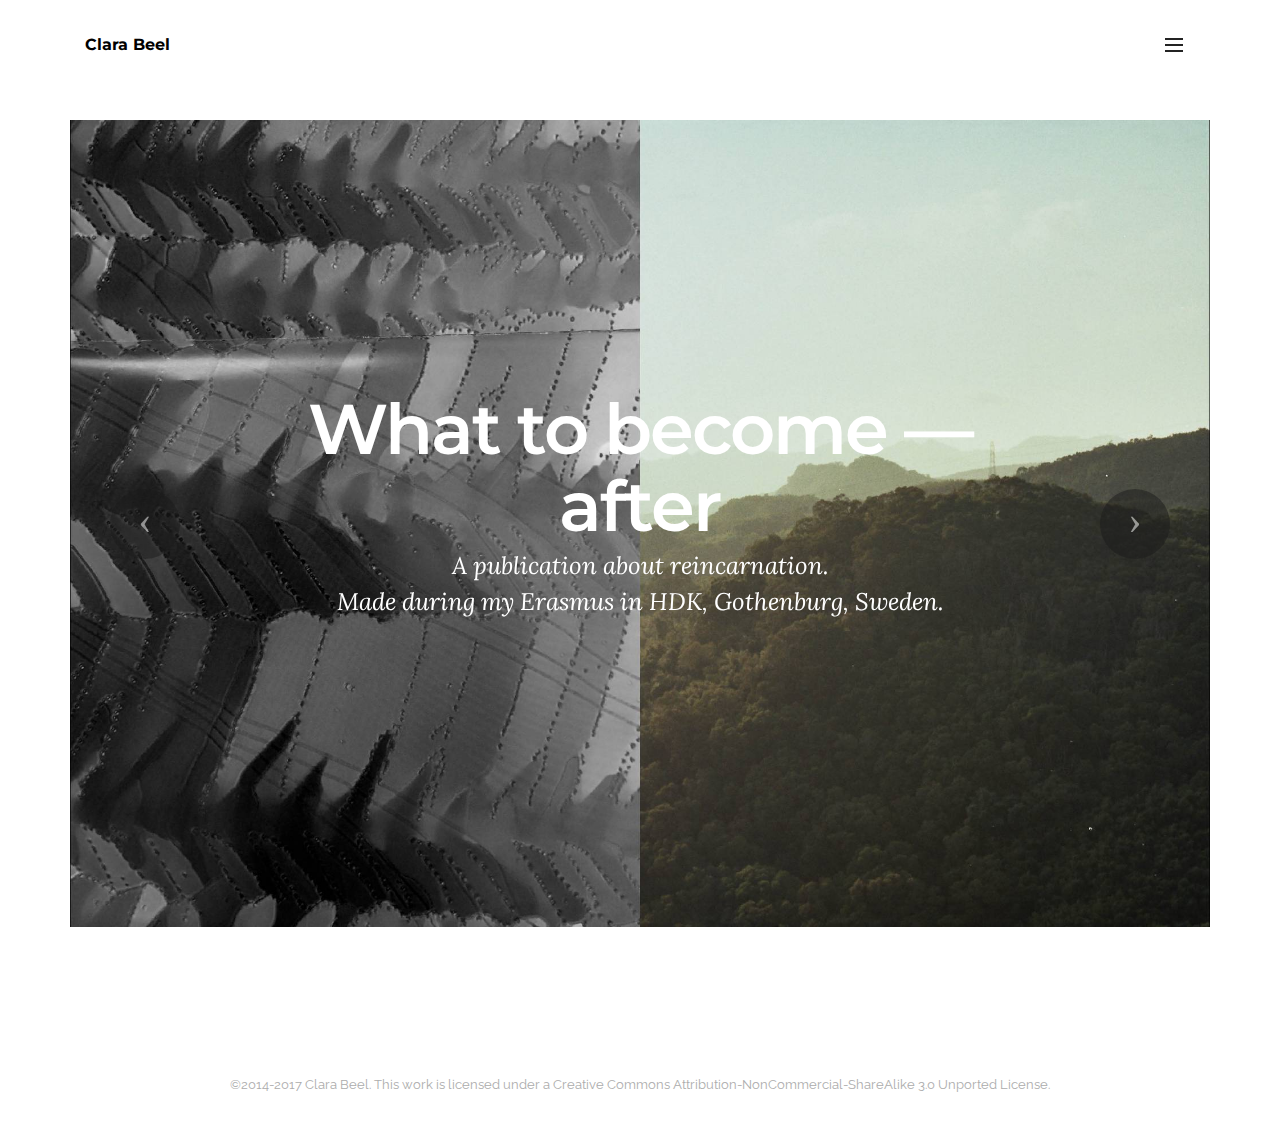
<file: publications.html>
<!DOCTYPE html>
<html>
<head>
  <!-- Site made with Mobirise Website Builder v3.12.1, https://mobirise.com -->
  <meta charset="UTF-8">
  <meta http-equiv="X-UA-Compatible" content="IE=edge">
  <meta name="generator" content="Mobirise v3.12.1, mobirise.com">
  <meta name="viewport" content="width=device-width, initial-scale=1">
  <link rel="shortcut icon" href="assets/images/screenshot-128x70.png" type="image/x-icon">
  <meta name="description" content="projects">
  <title>projects</title>
  <link rel="stylesheet" href="https://fonts.googleapis.com/css?family=Lora:400,700,400italic,700italic&amp;subset=latin">
  <link rel="stylesheet" href="https://fonts.googleapis.com/css?family=Montserrat:400,700">
  <link rel="stylesheet" href="https://fonts.googleapis.com/css?family=Raleway:100,100i,200,200i,300,300i,400,400i,500,500i,600,600i,700,700i,800,800i,900,900i">
  <link rel="stylesheet" href="assets/bootstrap-material-design-font/css/material.css">
  <link rel="stylesheet" href="assets/tether/tether.min.css">
  <link rel="stylesheet" href="assets/bootstrap/css/bootstrap.min.css">
  <link rel="stylesheet" href="assets/animate.css/animate.min.css">
  <link rel="stylesheet" href="assets/dropdown/css/style.css">
  <link rel="stylesheet" href="assets/theme/css/style.css">
  <link rel="stylesheet" href="assets/mobirise/css/mbr-additional.css" type="text/css">
  
  
  
</head>
<body>

<!-- Google Analytics -->
<script>
  (function(i,s,o,g,r,a,m){i['GoogleAnalyticsObject']=r;i[r]=i[r]||function(){
  (i[r].q=i[r].q||[]).push(arguments)},i[r].l=1*new Date();a=s.createElement(o),
  m=s.getElementsByTagName(o)[0];a.async=1;a.src=g;m.parentNode.insertBefore(a,m)
  })(window,document,'script','https://www.google-analytics.com/analytics.js','ga');

  ga('create', 'UA-96182121-1', 'auto');
  ga('send', 'pageview');

</script>
<!-- /Google Analytics -->


<section id="menu-1m">

    <nav class="navbar navbar-dropdown bg-color transparent">
        <div class="container">

            <div class="mbr-table">
                <div class="mbr-table-cell">

                    <div class="navbar-brand">
                        
                        <a class="navbar-caption text-black" href="index.html">Clara Beel</a>
                    </div>

                </div>
                <div class="mbr-table-cell">

                    <button class="navbar-toggler pull-xs-right" type="button" data-toggle="collapse" data-target="#exCollapsingNavbar">
                        <div class="hamburger-icon"></div>
                    </button>

                    <ul class="nav-dropdown collapse pull-xs-right nav navbar-nav navbar-toggleable-xl" id="exCollapsingNavbar"><li class="nav-item"><a class="nav-link link" href="https://mobirise.com/"></a></li><li class="nav-item nav-btn"><a class="nav-link btn btn-black-outline btn-black" href="index.html">Nederlands</a></li><li class="nav-item nav-btn"><a class="nav-link btn btn-black-outline btn-black" href="about.html">About</a></li><li class="nav-item nav-btn"><a class="nav-link btn btn-black-outline btn-black" href="posters.html">Posters</a></li><li class="nav-item nav-btn"><a class="nav-link btn btn-black-outline btn-black" href="publications.html">Publications</a></li><li class="nav-item nav-btn"><a class="nav-link btn btn-black-outline btn-black" href="sites.html">Sites</a></li></ul>
                    <button hidden="" class="navbar-toggler navbar-close" type="button" data-toggle="collapse" data-target="#exCollapsingNavbar">
                        <div class="close-icon"></div>
                    </button>

                </div>
            </div>

        </div>
    </nav>

</section>

<section class="engine"><a rel="external" href="https://mobirise.com">https://mobirise.com/</a></section><section class="mbr-slider mbr-section mbr-section__container carousel slide mbr-section-nopadding mbr-after-navbar" data-ride="carousel" data-keyboard="false" data-wrap="true" data-pause="false" data-interval="false" id="slider-1l" style="background-color: rgb(255, 255, 255);">
    <div class=" container boxed-slider" style="padding-top: 120px; padding-bottom: 120px;">
        <div>
            <div>
                
                <div class="carousel-inner" role="listbox">
                    <div class="mbr-section mbr-section-hero carousel-item dark center active" data-bg-video-slide="false">
                        <div class="mbr-table-cell">
                            
                            <div class="container-slide">
                                <img src="assets/images/reincarnation-2000x1416.jpg">
                                <div class="row">
                                    <div class="col-md-8 col-md-offset-2 text-xs-center">
                                        <h2 class="mbr-section-title display-1">What to become — after</h2>
                                        <p class="mbr-section-lead lead">A publication about reincarnation.<br>Made during my Erasmus in HDK, Gothenburg, Sweden.</p>

                                        
                                    </div>
                                </div>
                            </div>
                        </div>
                    </div><div class="mbr-section mbr-section-hero carousel-item dark center" data-bg-video-slide="false">
                        <div class="mbr-table-cell">
                            
                            <div class="container-slide">
                                <img src="assets/images/printeeeuh22-2000x1416.jpg">
                                <div class="row">
                                    <div class="col-md-8 col-md-offset-3 text-xs-right">
                                        
                                        

                                        
                                    </div>
                                </div>
                            </div>
                        </div>
                    </div><div class="mbr-section mbr-section-hero carousel-item dark center" data-bg-video-slide="false">
                        <div class="mbr-table-cell">
                            
                            <div class="container-slide">
                                <img src="assets/images/reincarnation2-2000x1416.jpg">
                                <div class="row">
                                    <div class="col-md-8 col-md-offset-3 text-xs-right">
                                        
                                        

                                        
                                    </div>
                                </div>
                            </div>
                        </div>
                    </div><div class="mbr-section mbr-section-hero carousel-item dark center" data-bg-video-slide="false">
                        <div class="mbr-table-cell">
                            
                            <div class="container-slide">
                                <img src="assets/images/reincarnation8-2000x1416.jpg">
                                <div class="row">
                                    <div class="col-md-8 col-md-offset-3 text-xs-right">
                                        
                                        

                                        
                                    </div>
                                </div>
                            </div>
                        </div>
                    </div><div class="mbr-section mbr-section-hero carousel-item dark center" data-bg-video-slide="false">
                        <div class="mbr-table-cell">
                            
                            <div class="container-slide">
                                <img src="assets/images/reincarnation4-2000x1416.jpg">
                                <div class="row">
                                    <div class="col-md-8 col-md-offset-3 text-xs-right">
                                        
                                        

                                        
                                    </div>
                                </div>
                            </div>
                        </div>
                    </div><div class="mbr-section mbr-section-hero carousel-item dark center" data-bg-video-slide="false">
                        <div class="mbr-table-cell">
                            
                            <div class="container-slide">
                                <img src="assets/images/printeeeuh23-2000x1416.jpg">
                                <div class="row">
                                    <div class="col-md-8 col-md-offset-3 text-xs-right">
                                        
                                        

                                        
                                    </div>
                                </div>
                            </div>
                        </div>
                    </div><div class="mbr-section mbr-section-hero carousel-item dark center" data-bg-video-slide="false">
                        <div class="mbr-table-cell">
                            
                            <div class="container-slide">
                                <img src="assets/images/printeeeuh26-2000x1416.jpg">
                                <div class="row">
                                    <div class="col-md-8 col-md-offset-3 text-xs-right">
                                        
                                        

                                        
                                    </div>
                                </div>
                            </div>
                        </div>
                    </div>
                </div>

                <a data-app-prevent-settings="" class="left carousel-control" role="button" data-slide="prev" href="#slider-1l">
                    <span class="icon-prev" aria-hidden="true"></span>
                    <span class="sr-only">Previous</span>
                </a>
                <a data-app-prevent-settings="" class="right carousel-control" role="button" data-slide="next" href="#slider-1l">
                    <span class="icon-next" aria-hidden="true"></span>
                    <span class="sr-only">Next</span>
                </a>
            </div>
        </div>
    </div>
</section>

<footer class="mbr-small-footer mbr-section mbr-section-nopadding" id="footer1-1q" style="background-color: rgb(255, 255, 255); padding-top: 1.75rem; padding-bottom: 1.75rem;">
    
    <div class="container">
        <p class="text-xs-center">©2014-2017 Clara Beel. This work is licensed under a Creative Commons Attribution-NonCommercial-ShareAlike 3.0 Unported License.</p>
    </div>
</footer>


  <script src="assets/web/assets/jquery/jquery.min.js"></script>
  <script src="assets/tether/tether.min.js"></script>
  <script src="assets/bootstrap/js/bootstrap.min.js"></script>
  <script src="assets/smooth-scroll/smooth-scroll.js"></script>
  <script src="assets/bootstrap-carousel-swipe/bootstrap-carousel-swipe.js"></script>
  <script src="assets/viewport-checker/jquery.viewportchecker.js"></script>
  <script src="assets/dropdown/js/script.min.js"></script>
  <script src="assets/touch-swipe/jquery.touch-swipe.min.js"></script>
  <script src="assets/theme/js/script.js"></script>
  
  
  <input name="animation" type="hidden">
  </body>
</html>
</file>
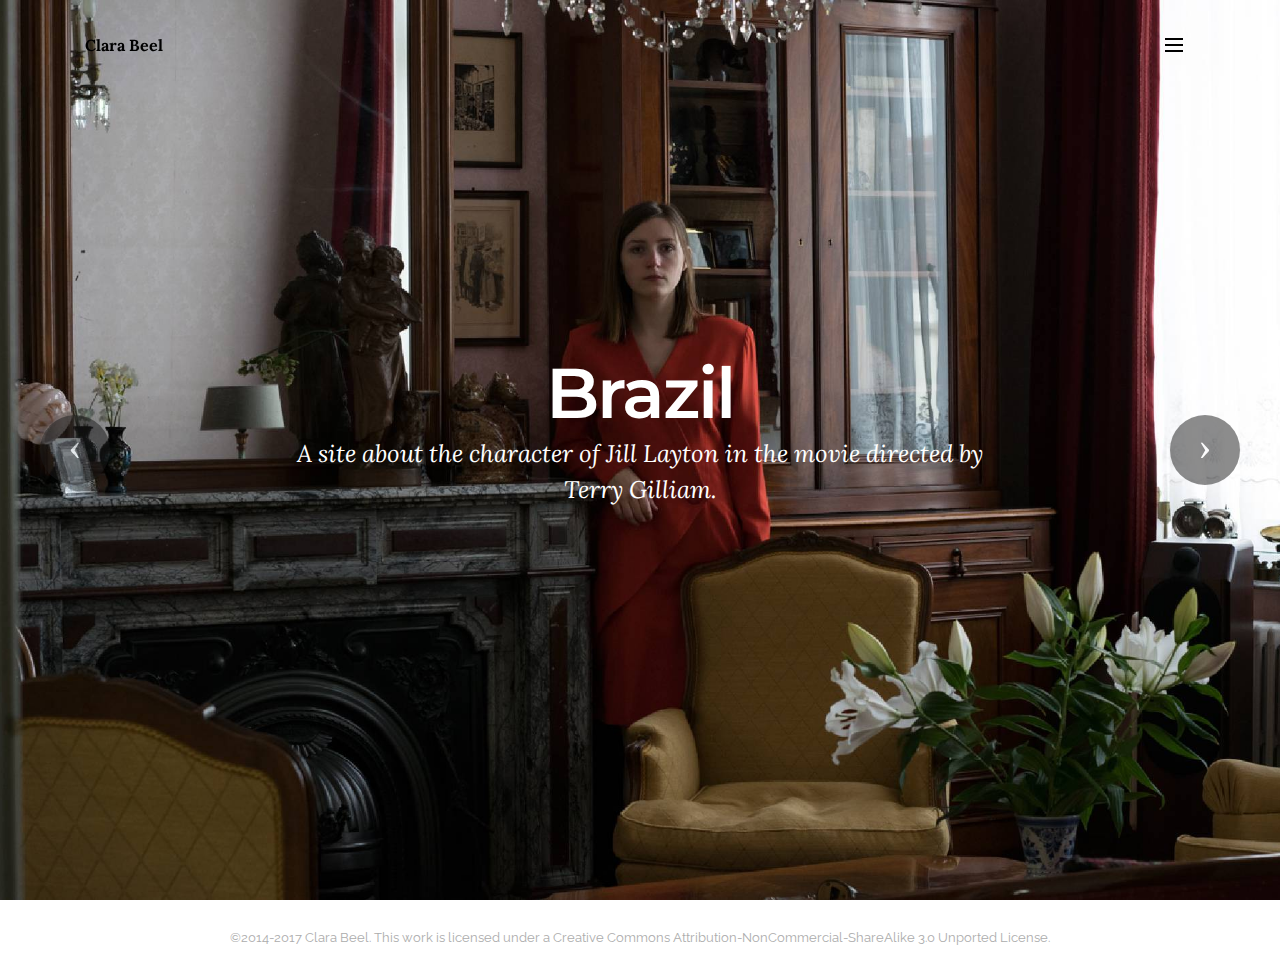
<file: sites.html>
<!DOCTYPE html>
<html>
<head>
  <!-- Site made with Mobirise Website Builder v3.12.1, https://mobirise.com -->
  <meta charset="UTF-8">
  <meta http-equiv="X-UA-Compatible" content="IE=edge">
  <meta name="generator" content="Mobirise v3.12.1, mobirise.com">
  <meta name="viewport" content="width=device-width, initial-scale=1">
  <link rel="shortcut icon" href="assets/images/screenshot-128x70.png" type="image/x-icon">
  <meta name="description" content="projects">
  <title>projects</title>
  <link rel="stylesheet" href="https://fonts.googleapis.com/css?family=Lora:400,700,400italic,700italic&amp;subset=latin">
  <link rel="stylesheet" href="https://fonts.googleapis.com/css?family=Montserrat:400,700">
  <link rel="stylesheet" href="https://fonts.googleapis.com/css?family=Raleway:100,100i,200,200i,300,300i,400,400i,500,500i,600,600i,700,700i,800,800i,900,900i">
  <link rel="stylesheet" href="assets/bootstrap-material-design-font/css/material.css">
  <link rel="stylesheet" href="assets/tether/tether.min.css">
  <link rel="stylesheet" href="assets/bootstrap/css/bootstrap.min.css">
  <link rel="stylesheet" href="assets/dropdown/css/style.css">
  <link rel="stylesheet" href="assets/animate.css/animate.min.css">
  <link rel="stylesheet" href="assets/theme/css/style.css">
  <link rel="stylesheet" href="assets/mobirise/css/mbr-additional.css" type="text/css">
  
  
  
</head>
<body>

<!-- Google Analytics -->
<script>
  (function(i,s,o,g,r,a,m){i['GoogleAnalyticsObject']=r;i[r]=i[r]||function(){
  (i[r].q=i[r].q||[]).push(arguments)},i[r].l=1*new Date();a=s.createElement(o),
  m=s.getElementsByTagName(o)[0];a.async=1;a.src=g;m.parentNode.insertBefore(a,m)
  })(window,document,'script','https://www.google-analytics.com/analytics.js','ga');

  ga('create', 'UA-96182121-1', 'auto');
  ga('send', 'pageview');

</script>
<!-- /Google Analytics -->


<section id="menu-1t">

    <nav class="navbar navbar-dropdown bg-color transparent">
        <div class="container">

            <div class="mbr-table">
                <div class="mbr-table-cell">

                    <div class="navbar-brand">
                        
                        <a class="navbar-caption text-black" href="index.html">Clara Beel</a>
                    </div>

                </div>
                <div class="mbr-table-cell">

                    <button class="navbar-toggler pull-xs-right" type="button" data-toggle="collapse" data-target="#exCollapsingNavbar">
                        <div class="hamburger-icon"></div>
                    </button>

                    <ul class="nav-dropdown collapse pull-xs-right nav navbar-nav navbar-toggleable-xl" id="exCollapsingNavbar"><li class="nav-item"><a class="nav-link link" href="https://mobirise.com/"></a></li><li class="nav-item nav-btn"><a class="nav-link btn btn-black-outline btn-black" href="index.html">Nederlands</a></li><li class="nav-item nav-btn"><a class="nav-link btn btn-black-outline btn-black" href="about.html">About</a></li><li class="nav-item nav-btn"><a class="nav-link btn btn-black-outline btn-black" href="posters.html">Posters</a></li><li class="nav-item nav-btn"><a class="nav-link btn btn-black-outline btn-black" href="publications.html">Publications</a></li><li class="nav-item nav-btn"><a class="nav-link btn btn-black-outline btn-black" href="sites.html">Sites</a></li></ul>
                    <button hidden="" class="navbar-toggler navbar-close" type="button" data-toggle="collapse" data-target="#exCollapsingNavbar">
                        <div class="close-icon"></div>
                    </button>

                </div>
            </div>

        </div>
    </nav>

</section>

<section class="engine"><a rel="external" href="https://mobirise.com">https://mobirise.com/</a></section><section class="mbr-slider mbr-section mbr-section__container carousel slide mbr-section-nopadding mbr-after-navbar" data-ride="carousel" data-keyboard="false" data-wrap="true" data-pause="false" data-interval="false" id="slider-1u">
    <div>
        <div>
            <div>
                
                <div class="carousel-inner" role="listbox">
                    <div class="mbr-section mbr-section-hero carousel-item dark center mbr-section-full active" data-bg-video-slide="false" style="background-image: url(assets/images/1-2000x1332.jpg);">
                        <div class="mbr-table-cell">
                            
                            <div class="container-slide container">
                                
                                <div class="row">
                                    <div class="col-md-8 col-md-offset-2 text-xs-center">
                                        <h2 class="mbr-section-title display-1">Brazil</h2>
                                        <p class="mbr-section-lead lead">A site about the character of Jill Layton in the movie directed by Terry Gilliam.</p>

                                        
                                    </div>
                                </div>
                            </div>
                        </div>
                    </div><div class="mbr-section mbr-section-hero carousel-item dark center mbr-section-full" data-bg-video-slide="false" style="background-image: url(assets/images/output-ucrejv.gif);">
                        <div class="mbr-table-cell">
                            
                            <div class="container-slide container">
                                
                                <div class="row">
                                    <div class="col-md-8 col-md-offset-1">
                                        
                                        

                                        
                                    </div>
                                </div>
                            </div>
                        </div>
                    </div><div class="mbr-section mbr-section-hero carousel-item dark center mbr-section-full" data-bg-video-slide="false" style="background-image: url(assets/images/1.gif);">
                        <div class="mbr-table-cell">
                            
                            <div class="container-slide container">
                                
                                <div class="row">
                                    <div class="col-md-8 col-md-offset-1">
                                        
                                        

                                        
                                    </div>
                                </div>
                            </div>
                        </div>
                    </div><div class="mbr-section mbr-section-hero carousel-item dark center mbr-section-full" data-bg-video-slide="false" style="background-image: url(assets/images/6.gif);">
                        <div class="mbr-table-cell">
                            
                            <div class="container-slide container">
                                
                                <div class="row">
                                    <div class="col-md-8 col-md-offset-1">
                                        
                                        

                                        
                                    </div>
                                </div>
                            </div>
                        </div>
                    </div>
                </div>

                <a data-app-prevent-settings="" class="left carousel-control" role="button" data-slide="prev" href="#slider-1u">
                    <span class="icon-prev" aria-hidden="true"></span>
                    <span class="sr-only">Previous</span>
                </a>
                <a data-app-prevent-settings="" class="right carousel-control" role="button" data-slide="next" href="#slider-1u">
                    <span class="icon-next" aria-hidden="true"></span>
                    <span class="sr-only">Next</span>
                </a>
            </div>
        </div>
    </div>
</section>

<footer class="mbr-small-footer mbr-section mbr-section-nopadding" id="footer1-1x" style="background-color: rgb(255, 255, 255); padding-top: 1.75rem; padding-bottom: 1.75rem;">
    
    <div class="container">
        <p class="text-xs-center">©2014-2017 Clara Beel. This work is licensed under a Creative Commons Attribution-NonCommercial-ShareAlike 3.0 Unported License.</p>
    </div>
</footer>


  <script src="assets/web/assets/jquery/jquery.min.js"></script>
  <script src="assets/tether/tether.min.js"></script>
  <script src="assets/bootstrap/js/bootstrap.min.js"></script>
  <script src="assets/smooth-scroll/smooth-scroll.js"></script>
  <script src="assets/dropdown/js/script.min.js"></script>
  <script src="assets/touch-swipe/jquery.touch-swipe.min.js"></script>
  <script src="assets/viewport-checker/jquery.viewportchecker.js"></script>
  <script src="assets/bootstrap-carousel-swipe/bootstrap-carousel-swipe.js"></script>
  <script src="assets/theme/js/script.js"></script>
  
  
  <input name="animation" type="hidden">
  </body>
</html>
</file>
<file: assets/bootstrap-material-design-font/css/material.css>
@font-face {
  font-family: 'Material-Design-Icons';
  src: url('../fonts/Material-Design-Icons.eot?3ocs8m');
  src: url('../fonts/Material-Design-Icons.eot?#iefix3ocs8m') format('embedded-opentype'), url('../fonts/Material-Design-Icons.woff?3ocs8m') format('woff'), url('../fonts/Material-Design-Icons.ttf?3ocs8m') format('truetype'), url('../fonts/Material-Design-Icons.svg?3ocs8m#Material-Design-Icons') format('svg');
  font-weight: normal;
  font-style: normal;
}
[class^="mdi-"],
[class*="mdi-"] {
  speak: none;
  display: inline-block;
  font-style: normal;
  font-variant:normal;
  font-weight:normal;
  /*font-size:24px;*/
  line-height:1;
  font-family:'Material-Design-Icons' !important;
  text-rendering: auto;
  
  -webkit-font-smoothing: antialiased;
  -moz-osx-font-smoothing: grayscale;
  -webkit-transform: translate(0, 0);
      -ms-transform: translate(0, 0);
          transform: translate(0, 0);
}
[class^="mdi-"]:before,
[class*="mdi-"]:before {
  display: inline-block;
  speak: none;
  text-decoration: inherit;
}
[class^="mdi-"].pull-left,
[class*="mdi-"].pull-left {
  margin-right: .3em;
}
[class^="mdi-"].pull-right,
[class*="mdi-"].pull-right {
  margin-left: .3em;
}
[class^="mdi-"].mdi-lg:before,
[class*="mdi-"].mdi-lg:before,
[class^="mdi-"].mdi-lg:after,
[class*="mdi-"].mdi-lg:after {
  font-size: 1.33333333em;
  line-height: 0.75em;
  vertical-align: -15%;
}
[class^="mdi-"].mdi-2x:before,
[class*="mdi-"].mdi-2x:before,
[class^="mdi-"].mdi-2x:after,
[class*="mdi-"].mdi-2x:after {
  font-size: 2em;
}
[class^="mdi-"].mdi-3x:before,
[class*="mdi-"].mdi-3x:before,
[class^="mdi-"].mdi-3x:after,
[class*="mdi-"].mdi-3x:after {
  font-size: 3em;
}
[class^="mdi-"].mdi-4x:before,
[class*="mdi-"].mdi-4x:before,
[class^="mdi-"].mdi-4x:after,
[class*="mdi-"].mdi-4x:after {
  font-size: 4em;
}
[class^="mdi-"].mdi-5x:before,
[class*="mdi-"].mdi-5x:before,
[class^="mdi-"].mdi-5x:after,
[class*="mdi-"].mdi-5x:after {
  font-size: 5em;
}
[class^="mdi-device-signal-cellular-"]:after,
[class^="mdi-device-battery-"]:after,
[class^="mdi-device-battery-charging-"]:after,
[class^="mdi-device-signal-cellular-connected-no-internet-"]:after,
[class^="mdi-device-signal-wifi-"]:after,
[class^="mdi-device-signal-wifi-statusbar-not-connected"]:after,
.mdi-device-network-wifi:after {
  opacity: .3;
  position: absolute;
  left: 0;
  top: 0;
  z-index: 1;
  display: inline-block;
  speak: none;
  text-decoration: inherit;
}
[class^="mdi-device-signal-cellular-"]:after {
  content: "\e758";
}
[class^="mdi-device-battery-"]:after {
  content: "\e735";
}
[class^="mdi-device-battery-charging-"]:after {
  content: "\e733";
}
[class^="mdi-device-signal-cellular-connected-no-internet-"]:after {
  content: "\e75d";
}
[class^="mdi-device-signal-wifi-"]:after,
.mdi-device-network-wifi:after {
  content: "\e765";
}
[class^="mdi-device-signal-wifi-statusbasr-not-connected"]:after {
  content: "\e8f7";
}
.mdi-device-signal-cellular-off:after,
.mdi-device-signal-cellular-null:after,
.mdi-device-signal-cellular-no-sim:after,
.mdi-device-signal-wifi-off:after,
.mdi-device-signal-wifi-4-bar:after,
.mdi-device-signal-cellular-4-bar:after,
.mdi-device-battery-alert:after,
.mdi-device-signal-cellular-connected-no-internet-4-bar:after,
.mdi-device-battery-std:after,
.mdi-device-battery-full .mdi-device-battery-unknown:after {
  content: "";
}
.mdi-fw {
  width: 1.28571429em;
  text-align: center;
}
.mdi-ul {
  padding-left: 0;
  margin-left: 2.14285714em;
  list-style-type: none;
}
.mdi-ul > li {
  position: relative;
}
.mdi-li {
  position: absolute;
  left: -2.14285714em;
  width: 2.14285714em;
  top: 0.14285714em;
  text-align: center;
}
.mdi-li.mdi-lg {
  left: -1.85714286em;
}
.mdi-border {
  padding: .2em .25em .15em;
  border: solid 0.08em #eeeeee;
  border-radius: .1em;
}
.mdi-spin {
  -webkit-animation: mdi-spin 2s infinite linear;
  animation: mdi-spin 2s infinite linear;
  -webkit-transform-origin: 50% 50%;
  -ms-transform-origin: 50% 50%;
      transform-origin: 50% 50%;
}
.mdi-pulse {
  -webkit-animation: mdi-spin 1s steps(8) infinite;
  animation: mdi-spin 1s steps(8) infinite;
  -webkit-transform-origin: 50% 50%;
  -ms-transform-origin: 50% 50%;
      transform-origin: 50% 50%;
}
@-webkit-keyframes mdi-spin {
  0% {
    -webkit-transform: rotate(0deg);
    transform: rotate(0deg);
  }
  100% {
    -webkit-transform: rotate(359deg);
    transform: rotate(359deg);
  }
}
@keyframes mdi-spin {
  0% {
    -webkit-transform: rotate(0deg);
    transform: rotate(0deg);
  }
  100% {
    -webkit-transform: rotate(359deg);
    transform: rotate(359deg);
  }
}
.mdi-rotate-90 {
  filter: progid:DXImageTransform.Microsoft.BasicImage(rotation=1);
  -webkit-transform: rotate(90deg);
  -ms-transform: rotate(90deg);
  transform: rotate(90deg);
}
.mdi-rotate-180 {
  filter: progid:DXImageTransform.Microsoft.BasicImage(rotation=2);
  -webkit-transform: rotate(180deg);
  -ms-transform: rotate(180deg);
  transform: rotate(180deg);
}
.mdi-rotate-270 {
  filter: progid:DXImageTransform.Microsoft.BasicImage(rotation=3);
  -webkit-transform: rotate(270deg);
  -ms-transform: rotate(270deg);
  transform: rotate(270deg);
}
.mdi-flip-horizontal {
  filter: progid:DXImageTransform.Microsoft.BasicImage(rotation=0, mirror=1);
  -webkit-transform: scale(-1, 1);
  -ms-transform: scale(-1, 1);
  transform: scale(-1, 1);
}
.mdi-flip-vertical {
  filter: progid:DXImageTransform.Microsoft.BasicImage(rotation=2, mirror=1);
  -webkit-transform: scale(1, -1);
  -ms-transform: scale(1, -1);
  transform: scale(1, -1);
}
:root .mdi-rotate-90,
:root .mdi-rotate-180,
:root .mdi-rotate-270,
:root .mdi-flip-horizontal,
:root .mdi-flip-vertical {
  -webkit-filter: none;
          filter: none;
}
.mdi-stack {
  position: relative;
  display: inline-block;
  width: 2em;
  height: 2em;
  line-height: 2em;
  vertical-align: middle;
}
.mdi-stack-1x,
.mdi-stack-2x {
  position: absolute;
  left: 0;
  width: 100%;
  text-align: center;
}
.mdi-stack-1x {
  line-height: inherit;
}
.mdi-stack-2x {
  font-size: 2em;
}
.mdi-inverse {
  color: #ffffff;
}
/* Start Icons */
.mdi-action-3d-rotation:before {
  content: "\e600";
}
.mdi-action-accessibility:before {
  content: "\e601";
}
.mdi-action-account-balance-wallet:before {
  content: "\e602";
}
.mdi-action-account-balance:before {
  content: "\e603";
}
.mdi-action-account-box:before {
  content: "\e604";
}
.mdi-action-account-child:before {
  content: "\e605";
}
.mdi-action-account-circle:before {
  content: "\e606";
}
.mdi-action-add-shopping-cart:before {
  content: "\e607";
}
.mdi-action-alarm-add:before {
  content: "\e608";
}
.mdi-action-alarm-off:before {
  content: "\e609";
}
.mdi-action-alarm-on:before {
  content: "\e60a";
}
.mdi-action-alarm:before {
  content: "\e60b";
}
.mdi-action-android:before {
  content: "\e60c";
}
.mdi-action-announcement:before {
  content: "\e60d";
}
.mdi-action-aspect-ratio:before {
  content: "\e60e";
}
.mdi-action-assessment:before {
  content: "\e60f";
}
.mdi-action-assignment-ind:before {
  content: "\e610";
}
.mdi-action-assignment-late:before {
  content: "\e611";
}
.mdi-action-assignment-return:before {
  content: "\e612";
}
.mdi-action-assignment-returned:before {
  content: "\e613";
}
.mdi-action-assignment-turned-in:before {
  content: "\e614";
}
.mdi-action-assignment:before {
  content: "\e615";
}
.mdi-action-autorenew:before {
  content: "\e616";
}
.mdi-action-backup:before {
  content: "\e617";
}
.mdi-action-book:before {
  content: "\e618";
}
.mdi-action-bookmark-outline:before {
  content: "\e619";
}
.mdi-action-bookmark:before {
  content: "\e61a";
}
.mdi-action-bug-report:before {
  content: "\e61b";
}
.mdi-action-cached:before {
  content: "\e61c";
}
.mdi-action-check-circle:before {
  content: "\e61d";
}
.mdi-action-class:before {
  content: "\e61e";
}
.mdi-action-credit-card:before {
  content: "\e61f";
}
.mdi-action-dashboard:before {
  content: "\e620";
}
.mdi-action-delete:before {
  content: "\e621";
}
.mdi-action-description:before {
  content: "\e622";
}
.mdi-action-dns:before {
  content: "\e623";
}
.mdi-action-done-all:before {
  content: "\e624";
}
.mdi-action-done:before {
  content: "\e625";
}
.mdi-action-event:before {
  content: "\e626";
}
.mdi-action-exit-to-app:before {
  content: "\e627";
}
.mdi-action-explore:before {
  content: "\e628";
}
.mdi-action-extension:before {
  content: "\e629";
}
.mdi-action-face-unlock:before {
  content: "\e62a";
}
.mdi-action-favorite-outline:before {
  content: "\e62b";
}
.mdi-action-favorite:before {
  content: "\e62c";
}
.mdi-action-find-in-page:before {
  content: "\e62d";
}
.mdi-action-find-replace:before {
  content: "\e62e";
}
.mdi-action-flip-to-back:before {
  content: "\e62f";
}
.mdi-action-flip-to-front:before {
  content: "\e630";
}
.mdi-action-get-app:before {
  content: "\e631";
}
.mdi-action-grade:before {
  content: "\e632";
}
.mdi-action-group-work:before {
  content: "\e633";
}
.mdi-action-help:before {
  content: "\e634";
}
.mdi-action-highlight-remove:before {
  content: "\e635";
}
.mdi-action-history:before {
  content: "\e636";
}
.mdi-action-home:before {
  content: "\e637";
}
.mdi-action-https:before {
  content: "\e638";
}
.mdi-action-info-outline:before {
  content: "\e639";
}
.mdi-action-info:before {
  content: "\e63a";
}
.mdi-action-input:before {
  content: "\e63b";
}
.mdi-action-invert-colors:before {
  content: "\e63c";
}
.mdi-action-label-outline:before {
  content: "\e63d";
}
.mdi-action-label:before {
  content: "\e63e";
}
.mdi-action-language:before {
  content: "\e63f";
}
.mdi-action-launch:before {
  content: "\e640";
}
.mdi-action-list:before {
  content: "\e641";
}
.mdi-action-lock-open:before {
  content: "\e642";
}
.mdi-action-lock-outline:before {
  content: "\e643";
}
.mdi-action-lock:before {
  content: "\e644";
}
.mdi-action-loyalty:before {
  content: "\e645";
}
.mdi-action-markunread-mailbox:before {
  content: "\e646";
}
.mdi-action-note-add:before {
  content: "\e647";
}
.mdi-action-open-in-browser:before {
  content: "\e648";
}
.mdi-action-open-in-new:before {
  content: "\e649";
}
.mdi-action-open-with:before {
  content: "\e64a";
}
.mdi-action-pageview:before {
  content: "\e64b";
}
.mdi-action-payment:before {
  content: "\e64c";
}
.mdi-action-perm-camera-mic:before {
  content: "\e64d";
}
.mdi-action-perm-contact-cal:before {
  content: "\e64e";
}
.mdi-action-perm-data-setting:before {
  content: "\e64f";
}
.mdi-action-perm-device-info:before {
  content: "\e650";
}
.mdi-action-perm-identity:before {
  content: "\e651";
}
.mdi-action-perm-media:before {
  content: "\e652";
}
.mdi-action-perm-phone-msg:before {
  content: "\e653";
}
.mdi-action-perm-scan-wifi:before {
  content: "\e654";
}
.mdi-action-picture-in-picture:before {
  content: "\e655";
}
.mdi-action-polymer:before {
  content: "\e656";
}
.mdi-action-print:before {
  content: "\e657";
}
.mdi-action-query-builder:before {
  content: "\e658";
}
.mdi-action-question-answer:before {
  content: "\e659";
}
.mdi-action-receipt:before {
  content: "\e65a";
}
.mdi-action-redeem:before {
  content: "\e65b";
}
.mdi-action-reorder:before {
  content: "\e65c";
}
.mdi-action-report-problem:before {
  content: "\e65d";
}
.mdi-action-restore:before {
  content: "\e65e";
}
.mdi-action-room:before {
  content: "\e65f";
}
.mdi-action-schedule:before {
  content: "\e660";
}
.mdi-action-search:before {
  content: "\e661";
}
.mdi-action-settings-applications:before {
  content: "\e662";
}
.mdi-action-settings-backup-restore:before {
  content: "\e663";
}
.mdi-action-settings-bluetooth:before {
  content: "\e664";
}
.mdi-action-settings-cell:before {
  content: "\e665";
}
.mdi-action-settings-display:before {
  content: "\e666";
}
.mdi-action-settings-ethernet:before {
  content: "\e667";
}
.mdi-action-settings-input-antenna:before {
  content: "\e668";
}
.mdi-action-settings-input-component:before {
  content: "\e669";
}
.mdi-action-settings-input-composite:before {
  content: "\e66a";
}
.mdi-action-settings-input-hdmi:before {
  content: "\e66b";
}
.mdi-action-settings-input-svideo:before {
  content: "\e66c";
}
.mdi-action-settings-overscan:before {
  content: "\e66d";
}
.mdi-action-settings-phone:before {
  content: "\e66e";
}
.mdi-action-settings-power:before {
  content: "\e66f";
}
.mdi-action-settings-remote:before {
  content: "\e670";
}
.mdi-action-settings-voice:before {
  content: "\e671";
}
.mdi-action-settings:before {
  content: "\e672";
}
.mdi-action-shop-two:before {
  content: "\e673";
}
.mdi-action-shop:before {
  content: "\e674";
}
.mdi-action-shopping-basket:before {
  content: "\e675";
}
.mdi-action-shopping-cart:before {
  content: "\e676";
}
.mdi-action-speaker-notes:before {
  content: "\e677";
}
.mdi-action-spellcheck:before {
  content: "\e678";
}
.mdi-action-star-rate:before {
  content: "\e679";
}
.mdi-action-stars:before {
  content: "\e67a";
}
.mdi-action-store:before {
  content: "\e67b";
}
.mdi-action-subject:before {
  content: "\e67c";
}
.mdi-action-supervisor-account:before {
  content: "\e67d";
}
.mdi-action-swap-horiz:before {
  content: "\e67e";
}
.mdi-action-swap-vert-circle:before {
  content: "\e67f";
}
.mdi-action-swap-vert:before {
  content: "\e680";
}
.mdi-action-system-update-tv:before {
  content: "\e681";
}
.mdi-action-tab-unselected:before {
  content: "\e682";
}
.mdi-action-tab:before {
  content: "\e683";
}
.mdi-action-theaters:before {
  content: "\e684";
}
.mdi-action-thumb-down:before {
  content: "\e685";
}
.mdi-action-thumb-up:before {
  content: "\e686";
}
.mdi-action-thumbs-up-down:before {
  content: "\e687";
}
.mdi-action-toc:before {
  content: "\e688";
}
.mdi-action-today:before {
  content: "\e689";
}
.mdi-action-track-changes:before {
  content: "\e68a";
}
.mdi-action-translate:before {
  content: "\e68b";
}
.mdi-action-trending-down:before {
  content: "\e68c";
}
.mdi-action-trending-neutral:before {
  content: "\e68d";
}
.mdi-action-trending-up:before {
  content: "\e68e";
}
.mdi-action-turned-in-not:before {
  content: "\e68f";
}
.mdi-action-turned-in:before {
  content: "\e690";
}
.mdi-action-verified-user:before {
  content: "\e691";
}
.mdi-action-view-agenda:before {
  content: "\e692";
}
.mdi-action-view-array:before {
  content: "\e693";
}
.mdi-action-view-carousel:before {
  content: "\e694";
}
.mdi-action-view-column:before {
  content: "\e695";
}
.mdi-action-view-day:before {
  content: "\e696";
}
.mdi-action-view-headline:before {
  content: "\e697";
}
.mdi-action-view-list:before {
  content: "\e698";
}
.mdi-action-view-module:before {
  content: "\e699";
}
.mdi-action-view-quilt:before {
  content: "\e69a";
}
.mdi-action-view-stream:before {
  content: "\e69b";
}
.mdi-action-view-week:before {
  content: "\e69c";
}
.mdi-action-visibility-off:before {
  content: "\e69d";
}
.mdi-action-visibility:before {
  content: "\e69e";
}
.mdi-action-wallet-giftcard:before {
  content: "\e69f";
}
.mdi-action-wallet-membership:before {
  content: "\e6a0";
}
.mdi-action-wallet-travel:before {
  content: "\e6a1";
}
.mdi-action-work:before {
  content: "\e6a2";
}
.mdi-alert-error:before {
  content: "\e6a3";
}
.mdi-alert-warning:before {
  content: "\e6a4";
}
.mdi-av-album:before {
  content: "\e6a5";
}
.mdi-av-closed-caption:before {
  content: "\e6a6";
}
.mdi-av-equalizer:before {
  content: "\e6a7";
}
.mdi-av-explicit:before {
  content: "\e6a8";
}
.mdi-av-fast-forward:before {
  content: "\e6a9";
}
.mdi-av-fast-rewind:before {
  content: "\e6aa";
}
.mdi-av-games:before {
  content: "\e6ab";
}
.mdi-av-hearing:before {
  content: "\e6ac";
}
.mdi-av-high-quality:before {
  content: "\e6ad";
}
.mdi-av-loop:before {
  content: "\e6ae";
}
.mdi-av-mic-none:before {
  content: "\e6af";
}
.mdi-av-mic-off:before {
  content: "\e6b0";
}
.mdi-av-mic:before {
  content: "\e6b1";
}
.mdi-av-movie:before {
  content: "\e6b2";
}
.mdi-av-my-library-add:before {
  content: "\e6b3";
}
.mdi-av-my-library-books:before {
  content: "\e6b4";
}
.mdi-av-my-library-music:before {
  content: "\e6b5";
}
.mdi-av-new-releases:before {
  content: "\e6b6";
}
.mdi-av-not-interested:before {
  content: "\e6b7";
}
.mdi-av-pause-circle-fill:before {
  content: "\e6b8";
}
.mdi-av-pause-circle-outline:before {
  content: "\e6b9";
}
.mdi-av-pause:before {
  content: "\e6ba";
}
.mdi-av-play-arrow:before {
  content: "\e6bb";
}
.mdi-av-play-circle-fill:before {
  content: "\e6bc";
}
.mdi-av-play-circle-outline:before {
  content: "\e6bd";
}
.mdi-av-play-shopping-bag:before {
  content: "\e6be";
}
.mdi-av-playlist-add:before {
  content: "\e6bf";
}
.mdi-av-queue-music:before {
  content: "\e6c0";
}
.mdi-av-queue:before {
  content: "\e6c1";
}
.mdi-av-radio:before {
  content: "\e6c2";
}
.mdi-av-recent-actors:before {
  content: "\e6c3";
}
.mdi-av-repeat-one:before {
  content: "\e6c4";
}
.mdi-av-repeat:before {
  content: "\e6c5";
}
.mdi-av-replay:before {
  content: "\e6c6";
}
.mdi-av-shuffle:before {
  content: "\e6c7";
}
.mdi-av-skip-next:before {
  content: "\e6c8";
}
.mdi-av-skip-previous:before {
  content: "\e6c9";
}
.mdi-av-snooze:before {
  content: "\e6ca";
}
.mdi-av-stop:before {
  content: "\e6cb";
}
.mdi-av-subtitles:before {
  content: "\e6cc";
}
.mdi-av-surround-sound:before {
  content: "\e6cd";
}
.mdi-av-timer:before {
  content: "\e6ce";
}
.mdi-av-video-collection:before {
  content: "\e6cf";
}
.mdi-av-videocam-off:before {
  content: "\e6d0";
}
.mdi-av-videocam:before {
  content: "\e6d1";
}
.mdi-av-volume-down:before {
  content: "\e6d2";
}
.mdi-av-volume-mute:before {
  content: "\e6d3";
}
.mdi-av-volume-off:before {
  content: "\e6d4";
}
.mdi-av-volume-up:before {
  content: "\e6d5";
}
.mdi-av-web:before {
  content: "\e6d6";
}
.mdi-communication-business:before {
  content: "\e6d7";
}
.mdi-communication-call-end:before {
  content: "\e6d8";
}
.mdi-communication-call-made:before {
  content: "\e6d9";
}
.mdi-communication-call-merge:before {
  content: "\e6da";
}
.mdi-communication-call-missed:before {
  content: "\e6db";
}
.mdi-communication-call-received:before {
  content: "\e6dc";
}
.mdi-communication-call-split:before {
  content: "\e6dd";
}
.mdi-communication-call:before {
  content: "\e6de";
}
.mdi-communication-chat:before {
  content: "\e6df";
}
.mdi-communication-clear-all:before {
  content: "\e6e0";
}
.mdi-communication-comment:before {
  content: "\e6e1";
}
.mdi-communication-contacts:before {
  content: "\e6e2";
}
.mdi-communication-dialer-sip:before {
  content: "\e6e3";
}
.mdi-communication-dialpad:before {
  content: "\e6e4";
}
.mdi-communication-dnd-on:before {
  content: "\e6e5";
}
.mdi-communication-email:before {
  content: "\e6e6";
}
.mdi-communication-forum:before {
  content: "\e6e7";
}
.mdi-communication-import-export:before {
  content: "\e6e8";
}
.mdi-communication-invert-colors-off:before {
  content: "\e6e9";
}
.mdi-communication-invert-colors-on:before {
  content: "\e6ea";
}
.mdi-communication-live-help:before {
  content: "\e6eb";
}
.mdi-communication-location-off:before {
  content: "\e6ec";
}
.mdi-communication-location-on:before {
  content: "\e6ed";
}
.mdi-communication-message:before {
  content: "\e6ee";
}
.mdi-communication-messenger:before {
  content: "\e6ef";
}
.mdi-communication-no-sim:before {
  content: "\e6f0";
}
.mdi-communication-phone:before {
  content: "\e6f1";
}
.mdi-communication-portable-wifi-off:before {
  content: "\e6f2";
}
.mdi-communication-quick-contacts-dialer:before {
  content: "\e6f3";
}
.mdi-communication-quick-contacts-mail:before {
  content: "\e6f4";
}
.mdi-communication-ring-volume:before {
  content: "\e6f5";
}
.mdi-communication-stay-current-landscape:before {
  content: "\e6f6";
}
.mdi-communication-stay-current-portrait:before {
  content: "\e6f7";
}
.mdi-communication-stay-primary-landscape:before {
  content: "\e6f8";
}
.mdi-communication-stay-primary-portrait:before {
  content: "\e6f9";
}
.mdi-communication-swap-calls:before {
  content: "\e6fa";
}
.mdi-communication-textsms:before {
  content: "\e6fb";
}
.mdi-communication-voicemail:before {
  content: "\e6fc";
}
.mdi-communication-vpn-key:before {
  content: "\e6fd";
}
.mdi-content-add-box:before {
  content: "\e6fe";
}
.mdi-content-add-circle-outline:before {
  content: "\e6ff";
}
.mdi-content-add-circle:before {
  content: "\e700";
}
.mdi-content-add:before {
  content: "\e701";
}
.mdi-content-archive:before {
  content: "\e702";
}
.mdi-content-backspace:before {
  content: "\e703";
}
.mdi-content-block:before {
  content: "\e704";
}
.mdi-content-clear:before {
  content: "\e705";
}
.mdi-content-content-copy:before {
  content: "\e706";
}
.mdi-content-content-cut:before {
  content: "\e707";
}
.mdi-content-content-paste:before {
  content: "\e708";
}
.mdi-content-create:before {
  content: "\e709";
}
.mdi-content-drafts:before {
  content: "\e70a";
}
.mdi-content-filter-list:before {
  content: "\e70b";
}
.mdi-content-flag:before {
  content: "\e70c";
}
.mdi-content-forward:before {
  content: "\e70d";
}
.mdi-content-gesture:before {
  content: "\e70e";
}
.mdi-content-inbox:before {
  content: "\e70f";
}
.mdi-content-link:before {
  content: "\e710";
}
.mdi-content-mail:before {
  content: "\e711";
}
.mdi-content-markunread:before {
  content: "\e712";
}
.mdi-content-redo:before {
  content: "\e713";
}
.mdi-content-remove-circle-outline:before {
  content: "\e714";
}
.mdi-content-remove-circle:before {
  content: "\e715";
}
.mdi-content-remove:before {
  content: "\e716";
}
.mdi-content-reply-all:before {
  content: "\e717";
}
.mdi-content-reply:before {
  content: "\e718";
}
.mdi-content-report:before {
  content: "\e719";
}
.mdi-content-save:before {
  content: "\e71a";
}
.mdi-content-select-all:before {
  content: "\e71b";
}
.mdi-content-send:before {
  content: "\e71c";
}
.mdi-content-sort:before {
  content: "\e71d";
}
.mdi-content-text-format:before {
  content: "\e71e";
}
.mdi-content-undo:before {
  content: "\e71f";
}
.mdi-editor-attach-file:before {
  content: "\e776";
}
.mdi-editor-attach-money:before {
  content: "\e777";
}
.mdi-editor-border-all:before {
  content: "\e778";
}
.mdi-editor-border-bottom:before {
  content: "\e779";
}
.mdi-editor-border-clear:before {
  content: "\e77a";
}
.mdi-editor-border-color:before {
  content: "\e77b";
}
.mdi-editor-border-horizontal:before {
  content: "\e77c";
}
.mdi-editor-border-inner:before {
  content: "\e77d";
}
.mdi-editor-border-left:before {
  content: "\e77e";
}
.mdi-editor-border-outer:before {
  content: "\e77f";
}
.mdi-editor-border-right:before {
  content: "\e780";
}
.mdi-editor-border-style:before {
  content: "\e781";
}
.mdi-editor-border-top:before {
  content: "\e782";
}
.mdi-editor-border-vertical:before {
  content: "\e783";
}
.mdi-editor-format-align-center:before {
  content: "\e784";
}
.mdi-editor-format-align-justify:before {
  content: "\e785";
}
.mdi-editor-format-align-left:before {
  content: "\e786";
}
.mdi-editor-format-align-right:before {
  content: "\e787";
}
.mdi-editor-format-bold:before {
  content: "\e788";
}
.mdi-editor-format-clear:before {
  content: "\e789";
}
.mdi-editor-format-color-fill:before {
  content: "\e78a";
}
.mdi-editor-format-color-reset:before {
  content: "\e78b";
}
.mdi-editor-format-color-text:before {
  content: "\e78c";
}
.mdi-editor-format-indent-decrease:before {
  content: "\e78d";
}
.mdi-editor-format-indent-increase:before {
  content: "\e78e";
}
.mdi-editor-format-italic:before {
  content: "\e78f";
}
.mdi-editor-format-line-spacing:before {
  content: "\e790";
}
.mdi-editor-format-list-bulleted:before {
  content: "\e791";
}
.mdi-editor-format-list-numbered:before {
  content: "\e792";
}
.mdi-editor-format-paint:before {
  content: "\e793";
}
.mdi-editor-format-quote:before {
  content: "\e794";
}
.mdi-editor-format-size:before {
  content: "\e795";
}
.mdi-editor-format-strikethrough:before {
  content: "\e796";
}
.mdi-editor-format-textdirection-l-to-r:before {
  content: "\e797";
}
.mdi-editor-format-textdirection-r-to-l:before {
  content: "\e798";
}
.mdi-editor-format-underline:before {
  content: "\e799";
}
.mdi-editor-functions:before {
  content: "\e79a";
}
.mdi-editor-insert-chart:before {
  content: "\e79b";
}
.mdi-editor-insert-comment:before {
  content: "\e79c";
}
.mdi-editor-insert-drive-file:before {
  content: "\e79d";
}
.mdi-editor-insert-emoticon:before {
  content: "\e79e";
}
.mdi-editor-insert-invitation:before {
  content: "\e79f";
}
.mdi-editor-insert-link:before {
  content: "\e7a0";
}
.mdi-editor-insert-photo:before {
  content: "\e7a1";
}
.mdi-editor-merge-type:before {
  content: "\e7a2";
}
.mdi-editor-mode-comment:before {
  content: "\e7a3";
}
.mdi-editor-mode-edit:before {
  content: "\e7a4";
}
.mdi-editor-publish:before {
  content: "\e7a5";
}
.mdi-editor-vertical-align-bottom:before {
  content: "\e7a6";
}
.mdi-editor-vertical-align-center:before {
  content: "\e7a7";
}
.mdi-editor-vertical-align-top:before {
  content: "\e7a8";
}
.mdi-editor-wrap-text:before {
  content: "\e7a9";
}
.mdi-file-attachment:before {
  content: "\e7aa";
}
.mdi-file-cloud-circle:before {
  content: "\e7ab";
}
.mdi-file-cloud-done:before {
  content: "\e7ac";
}
.mdi-file-cloud-download:before {
  content: "\e7ad";
}
.mdi-file-cloud-off:before {
  content: "\e7ae";
}
.mdi-file-cloud-queue:before {
  content: "\e7af";
}
.mdi-file-cloud-upload:before {
  content: "\e7b0";
}
.mdi-file-cloud:before {
  content: "\e7b1";
}
.mdi-file-file-download:before {
  content: "\e7b2";
}
.mdi-file-file-upload:before {
  content: "\e7b3";
}
.mdi-file-folder-open:before {
  content: "\e7b4";
}
.mdi-file-folder-shared:before {
  content: "\e7b5";
}
.mdi-file-folder:before {
  content: "\e7b6";
}
.mdi-device-access-alarm:before {
  content: "\e720";
}
.mdi-device-access-alarms:before {
  content: "\e721";
}
.mdi-device-access-time:before {
  content: "\e722";
}
.mdi-device-add-alarm:before {
  content: "\e723";
}
.mdi-device-airplanemode-off:before {
  content: "\e724";
}
.mdi-device-airplanemode-on:before {
  content: "\e725";
}
.mdi-device-battery-20:before {
  content: "\e726";
}
.mdi-device-battery-30:before {
  content: "\e727";
}
.mdi-device-battery-50:before {
  content: "\e728";
}
.mdi-device-battery-60:before {
  content: "\e729";
}
.mdi-device-battery-80:before {
  content: "\e72a";
}
.mdi-device-battery-90:before {
  content: "\e72b";
}
.mdi-device-battery-alert:before {
  content: "\e72c";
}
.mdi-device-battery-charging-20:before {
  content: "\e72d";
}
.mdi-device-battery-charging-30:before {
  content: "\e72e";
}
.mdi-device-battery-charging-50:before {
  content: "\e72f";
}
.mdi-device-battery-charging-60:before {
  content: "\e730";
}
.mdi-device-battery-charging-80:before {
  content: "\e731";
}
.mdi-device-battery-charging-90:before {
  content: "\e732";
}
.mdi-device-battery-charging-full:before {
  content: "\e733";
}
.mdi-device-battery-full:before {
  content: "\e734";
}
.mdi-device-battery-std:before {
  content: "\e735";
}
.mdi-device-battery-unknown:before {
  content: "\e736";
}
.mdi-device-bluetooth-connected:before {
  content: "\e737";
}
.mdi-device-bluetooth-disabled:before {
  content: "\e738";
}
.mdi-device-bluetooth-searching:before {
  content: "\e739";
}
.mdi-device-bluetooth:before {
  content: "\e73a";
}
.mdi-device-brightness-auto:before {
  content: "\e73b";
}
.mdi-device-brightness-high:before {
  content: "\e73c";
}
.mdi-device-brightness-low:before {
  content: "\e73d";
}
.mdi-device-brightness-medium:before {
  content: "\e73e";
}
.mdi-device-data-usage:before {
  content: "\e73f";
}
.mdi-device-developer-mode:before {
  content: "\e740";
}
.mdi-device-devices:before {
  content: "\e741";
}
.mdi-device-dvr:before {
  content: "\e742";
}
.mdi-device-gps-fixed:before {
  content: "\e743";
}
.mdi-device-gps-not-fixed:before {
  content: "\e744";
}
.mdi-device-gps-off:before {
  content: "\e745";
}
.mdi-device-location-disabled:before {
  content: "\e746";
}
.mdi-device-location-searching:before {
  content: "\e747";
}
.mdi-device-multitrack-audio:before {
  content: "\e748";
}
.mdi-device-network-cell:before {
  content: "\e749";
}
.mdi-device-network-wifi:before {
  content: "\e74a";
}
.mdi-device-nfc:before {
  content: "\e74b";
}
.mdi-device-now-wallpaper:before {
  content: "\e74c";
}
.mdi-device-now-widgets:before {
  content: "\e74d";
}
.mdi-device-screen-lock-landscape:before {
  content: "\e74e";
}
.mdi-device-screen-lock-portrait:before {
  content: "\e74f";
}
.mdi-device-screen-lock-rotation:before {
  content: "\e750";
}
.mdi-device-screen-rotation:before {
  content: "\e751";
}
.mdi-device-sd-storage:before {
  content: "\e752";
}
.mdi-device-settings-system-daydream:before {
  content: "\e753";
}
.mdi-device-signal-cellular-0-bar:before {
  content: "\e754";
}
.mdi-device-signal-cellular-1-bar:before {
  content: "\e755";
}
.mdi-device-signal-cellular-2-bar:before {
  content: "\e756";
}
.mdi-device-signal-cellular-3-bar:before {
  content: "\e757";
}
.mdi-device-signal-cellular-4-bar:before {
  content: "\e758";
}
.mdi-signal-wifi-statusbar-connected-no-internet-after:before {
  content: "\e8f6";
}
.mdi-device-signal-cellular-connected-no-internet-0-bar:before {
  content: "\e759";
}
.mdi-device-signal-cellular-connected-no-internet-1-bar:before {
  content: "\e75a";
}
.mdi-device-signal-cellular-connected-no-internet-2-bar:before {
  content: "\e75b";
}
.mdi-device-signal-cellular-connected-no-internet-3-bar:before {
  content: "\e75c";
}
.mdi-device-signal-cellular-connected-no-internet-4-bar:before {
  content: "\e75d";
}
.mdi-device-signal-cellular-no-sim:before {
  content: "\e75e";
}
.mdi-device-signal-cellular-null:before {
  content: "\e75f";
}
.mdi-device-signal-cellular-off:before {
  content: "\e760";
}
.mdi-device-signal-wifi-0-bar:before {
  content: "\e761";
}
.mdi-device-signal-wifi-1-bar:before {
  content: "\e762";
}
.mdi-device-signal-wifi-2-bar:before {
  content: "\e763";
}
.mdi-device-signal-wifi-3-bar:before {
  content: "\e764";
}
.mdi-device-signal-wifi-4-bar:before {
  content: "\e765";
}
.mdi-device-signal-wifi-off:before {
  content: "\e766";
}
.mdi-device-signal-wifi-statusbar-1-bar:before {
  content: "\e767";
}
.mdi-device-signal-wifi-statusbar-2-bar:before {
  content: "\e768";
}
.mdi-device-signal-wifi-statusbar-3-bar:before {
  content: "\e769";
}
.mdi-device-signal-wifi-statusbar-4-bar:before {
  content: "\e76a";
}
.mdi-device-signal-wifi-statusbar-connected-no-internet-:before {
  content: "\e76b";
}
.mdi-device-signal-wifi-statusbar-connected-no-internet:before {
  content: "\e76f";
}
.mdi-device-signal-wifi-statusbar-connected-no-internet-2:before {
  content: "\e76c";
}
.mdi-device-signal-wifi-statusbar-connected-no-internet-3:before {
  content: "\e76d";
}
.mdi-device-signal-wifi-statusbar-connected-no-internet-4:before {
  content: "\e76e";
}
.mdi-signal-wifi-statusbar-not-connected-after:before {
  content: "\e8f7";
}
.mdi-device-signal-wifi-statusbar-not-connected:before {
  content: "\e770";
}
.mdi-device-signal-wifi-statusbar-null:before {
  content: "\e771";
}
.mdi-device-storage:before {
  content: "\e772";
}
.mdi-device-usb:before {
  content: "\e773";
}
.mdi-device-wifi-lock:before {
  content: "\e774";
}
.mdi-device-wifi-tethering:before {
  content: "\e775";
}
.mdi-hardware-cast-connected:before {
  content: "\e7b7";
}
.mdi-hardware-cast:before {
  content: "\e7b8";
}
.mdi-hardware-computer:before {
  content: "\e7b9";
}
.mdi-hardware-desktop-mac:before {
  content: "\e7ba";
}
.mdi-hardware-desktop-windows:before {
  content: "\e7bb";
}
.mdi-hardware-dock:before {
  content: "\e7bc";
}
.mdi-hardware-gamepad:before {
  content: "\e7bd";
}
.mdi-hardware-headset-mic:before {
  content: "\e7be";
}
.mdi-hardware-headset:before {
  content: "\e7bf";
}
.mdi-hardware-keyboard-alt:before {
  content: "\e7c0";
}
.mdi-hardware-keyboard-arrow-down:before {
  content: "\e7c1";
}
.mdi-hardware-keyboard-arrow-left:before {
  content: "\e7c2";
}
.mdi-hardware-keyboard-arrow-right:before {
  content: "\e7c3";
}
.mdi-hardware-keyboard-arrow-up:before {
  content: "\e7c4";
}
.mdi-hardware-keyboard-backspace:before {
  content: "\e7c5";
}
.mdi-hardware-keyboard-capslock:before {
  content: "\e7c6";
}
.mdi-hardware-keyboard-control:before {
  content: "\e7c7";
}
.mdi-hardware-keyboard-hide:before {
  content: "\e7c8";
}
.mdi-hardware-keyboard-return:before {
  content: "\e7c9";
}
.mdi-hardware-keyboard-tab:before {
  content: "\e7ca";
}
.mdi-hardware-keyboard-voice:before {
  content: "\e7cb";
}
.mdi-hardware-keyboard:before {
  content: "\e7cc";
}
.mdi-hardware-laptop-chromebook:before {
  content: "\e7cd";
}
.mdi-hardware-laptop-mac:before {
  content: "\e7ce";
}
.mdi-hardware-laptop-windows:before {
  content: "\e7cf";
}
.mdi-hardware-laptop:before {
  content: "\e7d0";
}
.mdi-hardware-memory:before {
  content: "\e7d1";
}
.mdi-hardware-mouse:before {
  content: "\e7d2";
}
.mdi-hardware-phone-android:before {
  content: "\e7d3";
}
.mdi-hardware-phone-iphone:before {
  content: "\e7d4";
}
.mdi-hardware-phonelink-off:before {
  content: "\e7d5";
}
.mdi-hardware-phonelink:before {
  content: "\e7d6";
}
.mdi-hardware-security:before {
  content: "\e7d7";
}
.mdi-hardware-sim-card:before {
  content: "\e7d8";
}
.mdi-hardware-smartphone:before {
  content: "\e7d9";
}
.mdi-hardware-speaker:before {
  content: "\e7da";
}
.mdi-hardware-tablet-android:before {
  content: "\e7db";
}
.mdi-hardware-tablet-mac:before {
  content: "\e7dc";
}
.mdi-hardware-tablet:before {
  content: "\e7dd";
}
.mdi-hardware-tv:before {
  content: "\e7de";
}
.mdi-hardware-watch:before {
  content: "\e7df";
}
.mdi-image-add-to-photos:before {
  content: "\e7e0";
}
.mdi-image-adjust:before {
  content: "\e7e1";
}
.mdi-image-assistant-photo:before {
  content: "\e7e2";
}
.mdi-image-audiotrack:before {
  content: "\e7e3";
}
.mdi-image-blur-circular:before {
  content: "\e7e4";
}
.mdi-image-blur-linear:before {
  content: "\e7e5";
}
.mdi-image-blur-off:before {
  content: "\e7e6";
}
.mdi-image-blur-on:before {
  content: "\e7e7";
}
.mdi-image-brightness-1:before {
  content: "\e7e8";
}
.mdi-image-brightness-2:before {
  content: "\e7e9";
}
.mdi-image-brightness-3:before {
  content: "\e7ea";
}
.mdi-image-brightness-4:before {
  content: "\e7eb";
}
.mdi-image-brightness-5:before {
  content: "\e7ec";
}
.mdi-image-brightness-6:before {
  content: "\e7ed";
}
.mdi-image-brightness-7:before {
  content: "\e7ee";
}
.mdi-image-brush:before {
  content: "\e7ef";
}
.mdi-image-camera-alt:before {
  content: "\e7f0";
}
.mdi-image-camera-front:before {
  content: "\e7f1";
}
.mdi-image-camera-rear:before {
  content: "\e7f2";
}
.mdi-image-camera-roll:before {
  content: "\e7f3";
}
.mdi-image-camera:before {
  content: "\e7f4";
}
.mdi-image-center-focus-strong:before {
  content: "\e7f5";
}
.mdi-image-center-focus-weak:before {
  content: "\e7f6";
}
.mdi-image-collections:before {
  content: "\e7f7";
}
.mdi-image-color-lens:before {
  content: "\e7f8";
}
.mdi-image-colorize:before {
  content: "\e7f9";
}
.mdi-image-compare:before {
  content: "\e7fa";
}
.mdi-image-control-point-duplicate:before {
  content: "\e7fb";
}
.mdi-image-control-point:before {
  content: "\e7fc";
}
.mdi-image-crop-3-2:before {
  content: "\e7fd";
}
.mdi-image-crop-5-4:before {
  content: "\e7fe";
}
.mdi-image-crop-7-5:before {
  content: "\e7ff";
}
.mdi-image-crop-16-9:before {
  content: "\e800";
}
.mdi-image-crop-din:before {
  content: "\e801";
}
.mdi-image-crop-free:before {
  content: "\e802";
}
.mdi-image-crop-landscape:before {
  content: "\e803";
}
.mdi-image-crop-original:before {
  content: "\e804";
}
.mdi-image-crop-portrait:before {
  content: "\e805";
}
.mdi-image-crop-square:before {
  content: "\e806";
}
.mdi-image-crop:before {
  content: "\e807";
}
.mdi-image-dehaze:before {
  content: "\e808";
}
.mdi-image-details:before {
  content: "\e809";
}
.mdi-image-edit:before {
  content: "\e80a";
}
.mdi-image-exposure-minus-1:before {
  content: "\e80b";
}
.mdi-image-exposure-minus-2:before {
  content: "\e80c";
}
.mdi-image-exposure-plus-1:before {
  content: "\e80d";
}
.mdi-image-exposure-plus-2:before {
  content: "\e80e";
}
.mdi-image-exposure-zero:before {
  content: "\e80f";
}
.mdi-image-exposure:before {
  content: "\e810";
}
.mdi-image-filter-1:before {
  content: "\e811";
}
.mdi-image-filter-2:before {
  content: "\e812";
}
.mdi-image-filter-3:before {
  content: "\e813";
}
.mdi-image-filter-4:before {
  content: "\e814";
}
.mdi-image-filter-5:before {
  content: "\e815";
}
.mdi-image-filter-6:before {
  content: "\e816";
}
.mdi-image-filter-7:before {
  content: "\e817";
}
.mdi-image-filter-8:before {
  content: "\e818";
}
.mdi-image-filter-9-plus:before {
  content: "\e819";
}
.mdi-image-filter-9:before {
  content: "\e81a";
}
.mdi-image-filter-b-and-w:before {
  content: "\e81b";
}
.mdi-image-filter-center-focus:before {
  content: "\e81c";
}
.mdi-image-filter-drama:before {
  content: "\e81d";
}
.mdi-image-filter-frames:before {
  content: "\e81e";
}
.mdi-image-filter-hdr:before {
  content: "\e81f";
}
.mdi-image-filter-none:before {
  content: "\e820";
}
.mdi-image-filter-tilt-shift:before {
  content: "\e821";
}
.mdi-image-filter-vintage:before {
  content: "\e822";
}
.mdi-image-filter:before {
  content: "\e823";
}
.mdi-image-flare:before {
  content: "\e824";
}
.mdi-image-flash-auto:before {
  content: "\e825";
}
.mdi-image-flash-off:before {
  content: "\e826";
}
.mdi-image-flash-on:before {
  content: "\e827";
}
.mdi-image-flip:before {
  content: "\e828";
}
.mdi-image-gradient:before {
  content: "\e829";
}
.mdi-image-grain:before {
  content: "\e82a";
}
.mdi-image-grid-off:before {
  content: "\e82b";
}
.mdi-image-grid-on:before {
  content: "\e82c";
}
.mdi-image-hdr-off:before {
  content: "\e82d";
}
.mdi-image-hdr-on:before {
  content: "\e82e";
}
.mdi-image-hdr-strong:before {
  content: "\e82f";
}
.mdi-image-hdr-weak:before {
  content: "\e830";
}
.mdi-image-healing:before {
  content: "\e831";
}
.mdi-image-image-aspect-ratio:before {
  content: "\e832";
}
.mdi-image-image:before {
  content: "\e833";
}
.mdi-image-iso:before {
  content: "\e834";
}
.mdi-image-landscape:before {
  content: "\e835";
}
.mdi-image-leak-add:before {
  content: "\e836";
}
.mdi-image-leak-remove:before {
  content: "\e837";
}
.mdi-image-lens:before {
  content: "\e838";
}
.mdi-image-looks-3:before {
  content: "\e839";
}
.mdi-image-looks-4:before {
  content: "\e83a";
}
.mdi-image-looks-5:before {
  content: "\e83b";
}
.mdi-image-looks-6:before {
  content: "\e83c";
}
.mdi-image-looks-one:before {
  content: "\e83d";
}
.mdi-image-looks-two:before {
  content: "\e83e";
}
.mdi-image-looks:before {
  content: "\e83f";
}
.mdi-image-loupe:before {
  content: "\e840";
}
.mdi-image-movie-creation:before {
  content: "\e841";
}
.mdi-image-nature-people:before {
  content: "\e842";
}
.mdi-image-nature:before {
  content: "\e843";
}
.mdi-image-navigate-before:before {
  content: "\e844";
}
.mdi-image-navigate-next:before {
  content: "\e845";
}
.mdi-image-palette:before {
  content: "\e846";
}
.mdi-image-panorama-fisheye:before {
  content: "\e847";
}
.mdi-image-panorama-horizontal:before {
  content: "\e848";
}
.mdi-image-panorama-vertical:before {
  content: "\e849";
}
.mdi-image-panorama-wide-angle:before {
  content: "\e84a";
}
.mdi-image-panorama:before {
  content: "\e84b";
}
.mdi-image-photo-album:before {
  content: "\e84c";
}
.mdi-image-photo-camera:before {
  content: "\e84d";
}
.mdi-image-photo-library:before {
  content: "\e84e";
}
.mdi-image-photo:before {
  content: "\e84f";
}
.mdi-image-portrait:before {
  content: "\e850";
}
.mdi-image-remove-red-eye:before {
  content: "\e851";
}
.mdi-image-rotate-left:before {
  content: "\e852";
}
.mdi-image-rotate-right:before {
  content: "\e853";
}
.mdi-image-slideshow:before {
  content: "\e854";
}
.mdi-image-straighten:before {
  content: "\e855";
}
.mdi-image-style:before {
  content: "\e856";
}
.mdi-image-switch-camera:before {
  content: "\e857";
}
.mdi-image-switch-video:before {
  content: "\e858";
}
.mdi-image-tag-faces:before {
  content: "\e859";
}
.mdi-image-texture:before {
  content: "\e85a";
}
.mdi-image-timelapse:before {
  content: "\e85b";
}
.mdi-image-timer-3:before {
  content: "\e85c";
}
.mdi-image-timer-10:before {
  content: "\e85d";
}
.mdi-image-timer-auto:before {
  content: "\e85e";
}
.mdi-image-timer-off:before {
  content: "\e85f";
}
.mdi-image-timer:before {
  content: "\e860";
}
.mdi-image-tonality:before {
  content: "\e861";
}
.mdi-image-transform:before {
  content: "\e862";
}
.mdi-image-tune:before {
  content: "\e863";
}
.mdi-image-wb-auto:before {
  content: "\e864";
}
.mdi-image-wb-cloudy:before {
  content: "\e865";
}
.mdi-image-wb-incandescent:before {
  content: "\e866";
}
.mdi-image-wb-irradescent:before {
  content: "\e867";
}
.mdi-image-wb-sunny:before {
  content: "\e868";
}
.mdi-maps-beenhere:before {
  content: "\e869";
}
.mdi-maps-directions-bike:before {
  content: "\e86a";
}
.mdi-maps-directions-bus:before {
  content: "\e86b";
}
.mdi-maps-directions-car:before {
  content: "\e86c";
}
.mdi-maps-directions-ferry:before {
  content: "\e86d";
}
.mdi-maps-directions-subway:before {
  content: "\e86e";
}
.mdi-maps-directions-train:before {
  content: "\e86f";
}
.mdi-maps-directions-transit:before {
  content: "\e870";
}
.mdi-maps-directions-walk:before {
  content: "\e871";
}
.mdi-maps-directions:before {
  content: "\e872";
}
.mdi-maps-flight:before {
  content: "\e873";
}
.mdi-maps-hotel:before {
  content: "\e874";
}
.mdi-maps-layers-clear:before {
  content: "\e875";
}
.mdi-maps-layers:before {
  content: "\e876";
}
.mdi-maps-local-airport:before {
  content: "\e877";
}
.mdi-maps-local-atm:before {
  content: "\e878";
}
.mdi-maps-local-attraction:before {
  content: "\e879";
}
.mdi-maps-local-bar:before {
  content: "\e87a";
}
.mdi-maps-local-cafe:before {
  content: "\e87b";
}
.mdi-maps-local-car-wash:before {
  content: "\e87c";
}
.mdi-maps-local-convenience-store:before {
  content: "\e87d";
}
.mdi-maps-local-drink:before {
  content: "\e87e";
}
.mdi-maps-local-florist:before {
  content: "\e87f";
}
.mdi-maps-local-gas-station:before {
  content: "\e880";
}
.mdi-maps-local-grocery-store:before {
  content: "\e881";
}
.mdi-maps-local-hospital:before {
  content: "\e882";
}
.mdi-maps-local-hotel:before {
  content: "\e883";
}
.mdi-maps-local-laundry-service:before {
  content: "\e884";
}
.mdi-maps-local-library:before {
  content: "\e885";
}
.mdi-maps-local-mall:before {
  content: "\e886";
}
.mdi-maps-local-movies:before {
  content: "\e887";
}
.mdi-maps-local-offer:before {
  content: "\e888";
}
.mdi-maps-local-parking:before {
  content: "\e889";
}
.mdi-maps-local-pharmacy:before {
  content: "\e88a";
}
.mdi-maps-local-phone:before {
  content: "\e88b";
}
.mdi-maps-local-pizza:before {
  content: "\e88c";
}
.mdi-maps-local-play:before {
  content: "\e88d";
}
.mdi-maps-local-post-office:before {
  content: "\e88e";
}
.mdi-maps-local-print-shop:before {
  content: "\e88f";
}
.mdi-maps-local-restaurant:before {
  content: "\e890";
}
.mdi-maps-local-see:before {
  content: "\e891";
}
.mdi-maps-local-shipping:before {
  content: "\e892";
}
.mdi-maps-local-taxi:before {
  content: "\e893";
}
.mdi-maps-location-history:before {
  content: "\e894";
}
.mdi-maps-map:before {
  content: "\e895";
}
.mdi-maps-my-location:before {
  content: "\e896";
}
.mdi-maps-navigation:before {
  content: "\e897";
}
.mdi-maps-pin-drop:before {
  content: "\e898";
}
.mdi-maps-place:before {
  content: "\e899";
}
.mdi-maps-rate-review:before {
  content: "\e89a";
}
.mdi-maps-restaurant-menu:before {
  content: "\e89b";
}
.mdi-maps-satellite:before {
  content: "\e89c";
}
.mdi-maps-store-mall-directory:before {
  content: "\e89d";
}
.mdi-maps-terrain:before {
  content: "\e89e";
}
.mdi-maps-traffic:before {
  content: "\e89f";
}
.mdi-navigation-apps:before {
  content: "\e8a0";
}
.mdi-navigation-arrow-back:before {
  content: "\e8a1";
}
.mdi-navigation-arrow-drop-down-circle:before {
  content: "\e8a2";
}
.mdi-navigation-arrow-drop-down:before {
  content: "\e8a3";
}
.mdi-navigation-arrow-drop-up:before {
  content: "\e8a4";
}
.mdi-navigation-arrow-forward:before {
  content: "\e8a5";
}
.mdi-navigation-cancel:before {
  content: "\e8a6";
}
.mdi-navigation-check:before {
  content: "\e8a7";
}
.mdi-navigation-chevron-left:before {
  content: "\e8a8";
}
.mdi-navigation-chevron-right:before {
  content: "\e8a9";
}
.mdi-navigation-close:before {
  content: "\e8aa";
}
.mdi-navigation-expand-less:before {
  content: "\e8ab";
}
.mdi-navigation-expand-more:before {
  content: "\e8ac";
}
.mdi-navigation-fullscreen-exit:before {
  content: "\e8ad";
}
.mdi-navigation-fullscreen:before {
  content: "\e8ae";
}
.mdi-navigation-menu:before {
  content: "\e8af";
}
.mdi-navigation-more-horiz:before {
  content: "\e8b0";
}
.mdi-navigation-more-vert:before {
  content: "\e8b1";
}
.mdi-navigation-refresh:before {
  content: "\e8b2";
}
.mdi-navigation-unfold-less:before {
  content: "\e8b3";
}
.mdi-navigation-unfold-more:before {
  content: "\e8b4";
}
.mdi-notification-adb:before {
  content: "\e8b5";
}
.mdi-notification-bluetooth-audio:before {
  content: "\e8b6";
}
.mdi-notification-disc-full:before {
  content: "\e8b7";
}
.mdi-notification-dnd-forwardslash:before {
  content: "\e8b8";
}
.mdi-notification-do-not-disturb:before {
  content: "\e8b9";
}
.mdi-notification-drive-eta:before {
  content: "\e8ba";
}
.mdi-notification-event-available:before {
  content: "\e8bb";
}
.mdi-notification-event-busy:before {
  content: "\e8bc";
}
.mdi-notification-event-note:before {
  content: "\e8bd";
}
.mdi-notification-folder-special:before {
  content: "\e8be";
}
.mdi-notification-mms:before {
  content: "\e8bf";
}
.mdi-notification-more:before {
  content: "\e8c0";
}
.mdi-notification-network-locked:before {
  content: "\e8c1";
}
.mdi-notification-phone-bluetooth-speaker:before {
  content: "\e8c2";
}
.mdi-notification-phone-forwarded:before {
  content: "\e8c3";
}
.mdi-notification-phone-in-talk:before {
  content: "\e8c4";
}
.mdi-notification-phone-locked:before {
  content: "\e8c5";
}
.mdi-notification-phone-missed:before {
  content: "\e8c6";
}
.mdi-notification-phone-paused:before {
  content: "\e8c7";
}
.mdi-notification-play-download:before {
  content: "\e8c8";
}
.mdi-notification-play-install:before {
  content: "\e8c9";
}
.mdi-notification-sd-card:before {
  content: "\e8ca";
}
.mdi-notification-sim-card-alert:before {
  content: "\e8cb";
}
.mdi-notification-sms-failed:before {
  content: "\e8cc";
}
.mdi-notification-sms:before {
  content: "\e8cd";
}
.mdi-notification-sync-disabled:before {
  content: "\e8ce";
}
.mdi-notification-sync-problem:before {
  content: "\e8cf";
}
.mdi-notification-sync:before {
  content: "\e8d0";
}
.mdi-notification-system-update:before {
  content: "\e8d1";
}
.mdi-notification-tap-and-play:before {
  content: "\e8d2";
}
.mdi-notification-time-to-leave:before {
  content: "\e8d3";
}
.mdi-notification-vibration:before {
  content: "\e8d4";
}
.mdi-notification-voice-chat:before {
  content: "\e8d5";
}
.mdi-notification-vpn-lock:before {
  content: "\e8d6";
}
.mdi-social-cake:before {
  content: "\e8d7";
}
.mdi-social-domain:before {
  content: "\e8d8";
}
.mdi-social-group-add:before {
  content: "\e8d9";
}
.mdi-social-group:before {
  content: "\e8da";
}
.mdi-social-location-city:before {
  content: "\e8db";
}
.mdi-social-mood:before {
  content: "\e8dc";
}
.mdi-social-notifications-none:before {
  content: "\e8dd";
}
.mdi-social-notifications-off:before {
  content: "\e8de";
}
.mdi-social-notifications-on:before {
  content: "\e8df";
}
.mdi-social-notifications-paused:before {
  content: "\e8e0";
}
.mdi-social-notifications:before {
  content: "\e8e1";
}
.mdi-social-pages:before {
  content: "\e8e2";
}
.mdi-social-party-mode:before {
  content: "\e8e3";
}
.mdi-social-people-outline:before {
  content: "\e8e4";
}
.mdi-social-people:before {
  content: "\e8e5";
}
.mdi-social-person-add:before {
  content: "\e8e6";
}
.mdi-social-person-outline:before {
  content: "\e8e7";
}
.mdi-social-person:before {
  content: "\e8e8";
}
.mdi-social-plus-one:before {
  content: "\e8e9";
}
.mdi-social-poll:before {
  content: "\e8ea";
}
.mdi-social-public:before {
  content: "\e8eb";
}
.mdi-social-school:before {
  content: "\e8ec";
}
.mdi-social-share:before {
  content: "\e8ed";
}
.mdi-social-whatshot:before {
  content: "\e8ee";
}
.mdi-toggle-check-box-outline-blank:before {
  content: "\e8ef";
}
.mdi-toggle-check-box:before {
  content: "\e8f0";
}
.mdi-toggle-radio-button-off:before {
  content: "\e8f1";
}
.mdi-toggle-radio-button-on:before {
  content: "\e8f2";
}
.mdi-toggle-star-half:before {
  content: "\e8f3";
}
.mdi-toggle-star-outline:before {
  content: "\e8f4";
}
.mdi-toggle-star:before {
  content: "\e8f5";
}
</file>
<file: assets/dropdown/css/style.css>
.navbar-dropdown {
  left: 0;
  padding: 0;
  position: absolute;
  right: 0;
  top: 0;
  transition: all 0.45s ease;
  z-index: 1030; }
  .navbar-dropdown .navbar-brand {
    float: none;
    font-size: 0;
    padding: 1.25rem 0;
    position: relative;
    transition: padding 0.25s ease;
    white-space: nowrap; }
    .navbar-dropdown .navbar-brand::before {
      content: "";
      display: inline-block;
      height: 100%;
      vertical-align: middle; }
  .navbar-dropdown .navbar-logo,
  .navbar-dropdown .navbar-caption {
    display: inline-block;
    vertical-align: middle; }
  .navbar-dropdown .navbar-logo {
    margin-right: 0.8rem;
    transition: margin 0.3s ease-in-out; }
    .navbar-dropdown .navbar-logo img {
      height: 3.125rem;
      transition: all 0.3s ease-in-out; }
  .navbar-dropdown .mbr-table-cell {
    height: 5.625rem; }
  .navbar-dropdown .navbar-caption {
    font-family: "Montserrat";
    font-size: 1rem;
    font-weight: 700;
    white-space: normal; }
    .navbar-dropdown .navbar-caption, .navbar-dropdown .navbar-caption:hover {
      color: inherit;
      text-decoration: none; }
  .navbar-dropdown.navbar-fixed-top {
    position: fixed; }
  .navbar-dropdown.bg-color.transparent {
    background: none !important; }
  .navbar-dropdown.navbar-short .navbar-brand {
    padding: 0.625rem 0; }
  .navbar-dropdown.navbar-short .navbar-logo {
    margin-right: 0.5rem; }
    .navbar-dropdown.navbar-short .navbar-logo img {
      height: 2.375rem; }
  .navbar-dropdown.navbar-short .mbr-table-cell {
    height: 3.625rem; }
  .navbar-dropdown .navbar-close {
    left: 0.6875rem;
    position: fixed;
    top: 0.75rem;
    z-index: 1000; }
  .navbar-dropdown.opened {
    background: none !important; }
    .navbar-dropdown.opened .navbar-brand,
    .navbar-dropdown.opened .navbar-toggler {
      display: none; }
  .navbar-dropdown .hamburger-icon {
    content: "";
    width: 16px;
    -webkit-box-shadow: 0 -6px 0 1px,0 0 0 1px,0 6px 0 1px;
    -moz-box-shadow: 0 -6px 0 1px,0 0 0 1px,0 6px 0 1px;
    box-shadow: 0 -6px 0 1px,0 0 0 1px,0 6px 0 1px; }
  .navbar-dropdown .close-icon {
    position: relative;
    width: 21px;
    height: 21px;
    overflow: hidden; }
    .navbar-dropdown .close-icon::before, .navbar-dropdown .close-icon::after {
      content: '';
      position: absolute;
      height: 2px;
      width: 100%;
      top: 50%;
      left: 0;
      margin-top: -1px; }
    .navbar-dropdown .close-icon::before {
      transform: rotate(45deg);
      -ms-transform: rotate(45deg);
      -webkit-transform: rotate(45deg); }
    .navbar-dropdown .close-icon::after {
      transform: rotate(-45deg);
      -ms-transform: rotate(-45deg);
      -webkit-transform: rotate(-45deg); }

.dropdown-menu .dropdown-toggle[data-toggle="dropdown-submenu"]::after {
  border-bottom: 0.35em solid transparent;
  border-left: 0.35em solid;
  border-right: 0;
  border-top: 0.35em solid transparent;
  margin-left: 0.3rem; }

.dropdown-menu .dropdown-item:focus {
  outline: 0; }

.nav-dropdown {
  display: table !important;
  font-family: "Montserrat";
  font-size: 0.75rem;
  font-weight: 700;
  height: auto !important; }
  .nav-dropdown .nav-item {
    display: table-cell;
    float: none;
    vertical-align: middle; }
  .nav-dropdown .nav-btn {
    padding-left: 1rem; }
  .nav-dropdown .link {
    margin: 1.667em;
    padding: 0;
    transition: color .2s ease-in-out; }
    .nav-dropdown .link.dropdown-toggle {
      margin-right: 2.583em; }
      .nav-dropdown .link.dropdown-toggle::after {
        margin-left: .25rem;
        border-top: 0.35em solid;
        border-right: 0.35em solid transparent;
        border-left: 0.35em solid transparent;
        border-bottom: 0; }
      .nav-dropdown .link.dropdown-toggle::after {
        display: block;
        margin-top: -0.1667em;
        position: absolute;
        right: 1.3333em;
        top: 50%; }
      .nav-dropdown .link.dropdown-toggle[aria-expanded="true"] {
        margin: 0;
        padding: 1.667em 2.583em 1.667em 1.667em; }
  .nav-dropdown .link::after,
  .nav-dropdown .dropdown-item::after {
    color: inherit; }
  .nav-dropdown .btn {
    font-size: 0.75rem;
    font-weight: 700;
    letter-spacing: 0;
    margin-bottom: 0;
    padding-left: 1.25rem;
    padding-right: 1.25rem; }
  .nav-dropdown .dropdown-menu {
    border-radius: 0;
    border: 0;
    left: 0;
    margin: 0;
    padding-bottom: 1.25rem;
    padding-top: 1.25rem; }
  .nav-dropdown .dropdown-submenu {
    left: 100%;
    margin-left: 0.125rem;
    margin-top: -1.25rem;
    top: 0; }
  .nav-dropdown .dropdown-item {
    font-size: 0.8125rem;
    font-weight: 500;
    line-height: 2;
    padding: 0.3846em 4.615em 0.3846em 1.5385em;
    position: relative;
    transition: color .2s ease-in-out, background-color .2s ease-in-out; }
    .nav-dropdown .dropdown-item::after {
      margin-top: -0.3077em;
      position: absolute;
      right: 1.1538em;
      top: 50%; }
    .nav-dropdown .dropdown-item:focus, .nav-dropdown .dropdown-item:hover {
      background: none; }

@media (max-width: 767px) {
  .nav-dropdown.navbar-toggleable-sm {
    bottom: 0;
    display: none;
    left: 0;
    overflow-x: hidden;
    position: fixed;
    top: 0;
    transform: translateX(-100%);
    -ms-transform: translateX(-100%);
    -webkit-transform: translateX(-100%);
    width: 18.75rem;
    z-index: 999; } }
.nav-dropdown.navbar-toggleable-xl {
  bottom: 0;
  display: none;
  left: 0;
  overflow-x: hidden;
  position: fixed;
  top: 0;
  transform: translateX(-100%);
  -ms-transform: translateX(-100%);
  -webkit-transform: translateX(-100%);
  width: 18.75rem;
  z-index: 999; }

.nav-dropdown-sm {
  display: block !important;
  overflow-x: hidden;
  overflow: auto;
  padding-top: 3.875rem; }
  .nav-dropdown-sm::after {
    content: "";
    display: block;
    height: 3rem;
    width: 100%; }
  .nav-dropdown-sm.collapse.in ~ .navbar-close {
    display: block !important; }
  .nav-dropdown-sm.collapsing, .nav-dropdown-sm.collapse.in {
    transform: translateX(0);
    -ms-transform: translateX(0);
    -webkit-transform: translateX(0);
    transition: all 0.25s ease-out;
    -webkit-transition: all 0.25s ease-out; }
  .nav-dropdown-sm.collapsing[aria-expanded="false"] {
    transform: translateX(-100%);
    -ms-transform: translateX(-100%);
    -webkit-transform: translateX(-100%); }
  .nav-dropdown-sm .nav-item {
    display: block;
    margin-left: 0 !important;
    padding-left: 0; }
  .nav-dropdown-sm .link,
  .nav-dropdown-sm .dropdown-item {
    border-top: 1px dotted rgba(255, 255, 255, 0.1);
    font-size: 0.8125rem;
    line-height: 1.6;
    margin: 0 !important;
    padding: 0.875rem 2.4rem 0.875rem 1.5625rem !important;
    position: relative;
    white-space: normal; }
    .nav-dropdown-sm .link:focus, .nav-dropdown-sm .link:hover,
    .nav-dropdown-sm .dropdown-item:focus,
    .nav-dropdown-sm .dropdown-item:hover {
      background: rgba(0, 0, 0, 0.2) !important; }
  .nav-dropdown-sm .nav-btn {
    position: relative;
    padding: 1.5625rem 1.5625rem 0 1.5625rem; }
    .nav-dropdown-sm .nav-btn::before {
      border-top: 1px dotted rgba(255, 255, 255, 0.1);
      content: "";
      left: 0;
      position: absolute;
      top: 0;
      width: 100%; }
    .nav-dropdown-sm .nav-btn + .nav-btn {
      padding-top: 0.625rem; }
      .nav-dropdown-sm .nav-btn + .nav-btn::before {
        display: none; }
  .nav-dropdown-sm .btn {
    padding: 0.625rem 0; }
  .nav-dropdown-sm .dropdown-toggle::after {
    position: absolute;
    right: 1.25rem;
    top: 50%;
    margin-top: -0.154em; }
  .nav-dropdown-sm .dropdown-toggle[data-toggle="dropdown-submenu"]::after {
    margin-left: .25rem;
    border-top: 0.35em solid;
    border-right: 0.35em solid transparent;
    border-left: 0.35em solid transparent;
    border-bottom: 0; }
  .nav-dropdown-sm .dropdown-toggle[data-toggle="dropdown-submenu"][aria-expanded="true"]::after {
    border-top: 0;
    border-right: 0.35em solid transparent;
    border-left: 0.35em solid transparent;
    border-bottom: 0.35em solid; }
  .nav-dropdown-sm .dropdown-menu {
    margin: 0;
    padding: 0;
    position: relative;
    top: 0;
    left: 0;
    width: 100%;
    border: 0;
    float: none;
    border-radius: 0;
    background: none; }

.is-builder .nav-dropdown.collapsing {
  transition: none !important; }

/*# sourceMappingURL=style.css.map */
</file>
<file: assets/socicon/css/styles.css>
@charset "UTF-8";

@font-face {
  font-family: "socicon";
  src:url("../fonts/socicon.eot");
  src:url("../fonts/socicon.eot?#iefix") format("embedded-opentype"),
    url("../fonts/socicon.woff") format("woff"),
    url("../fonts/socicon.ttf") format("truetype"),
    url("../fonts/socicon.svg#socicon") format("svg");
  font-weight: normal;
  font-style: normal;

}

[data-icon]:before {
  font-family: "socicon" !important;
  content: attr(data-icon);
  font-style: normal !important;
  font-weight: normal !important;
  font-variant: normal !important;
  text-transform: none !important;
  speak: none;
  line-height: 1;
  -webkit-font-smoothing: antialiased;
  -moz-osx-font-smoothing: grayscale;
}

[class^="socicon-"]:before,
[class*=" socicon-"]:before {
  font-family: "socicon" !important;
  font-style: normal !important;
  font-weight: normal !important;
  font-variant: normal !important;
  text-transform: none !important;
  speak: none;
  line-height: 1;
  -webkit-font-smoothing: antialiased;
  -moz-osx-font-smoothing: grayscale;
}

.socicon-modelmayhem:before {
  content: "\e000";
}
.socicon-mixcloud:before {
  content: "\e001";
}
.socicon-drupal:before {
  content: "\e002";
}
.socicon-swarm:before {
  content: "\e003";
}
.socicon-istock:before {
  content: "\e004";
}
.socicon-yammer:before {
  content: "\e005";
}
.socicon-ello:before {
  content: "\e006";
}
.socicon-stackoverflow:before {
  content: "\e007";
}
.socicon-persona:before {
  content: "\e008";
}
.socicon-triplej:before {
  content: "\e009";
}
.socicon-houzz:before {
  content: "\e00a";
}
.socicon-rss:before {
  content: "\e00b";
}
.socicon-paypal:before {
  content: "\e00c";
}
.socicon-odnoklassniki:before {
  content: "\e00d";
}
.socicon-airbnb:before {
  content: "\e00e";
}
.socicon-periscope:before {
  content: "\e00f";
}
.socicon-outlook:before {
  content: "\e010";
}
.socicon-coderwall:before {
  content: "\e011";
}
.socicon-tripadvisor:before {
  content: "\e012";
}
.socicon-appnet:before {
  content: "\e013";
}
.socicon-goodreads:before {
  content: "\e014";
}
.socicon-tripit:before {
  content: "\e015";
}
.socicon-lanyrd:before {
  content: "\e016";
}
.socicon-slideshare:before {
  content: "\e017";
}
.socicon-buffer:before {
  content: "\e018";
}
.socicon-disqus:before {
  content: "\e019";
}
.socicon-vkontakte:before {
  content: "\e01a";
}
.socicon-whatsapp:before {
  content: "\e01b";
}
.socicon-patreon:before {
  content: "\e01c";
}
.socicon-storehouse:before {
  content: "\e01d";
}
.socicon-pocket:before {
  content: "\e01e";
}
.socicon-mail:before {
  content: "\e01f";
}
.socicon-blogger:before {
  content: "\e020";
}
.socicon-technorati:before {
  content: "\e021";
}
.socicon-reddit:before {
  content: "\e022";
}
.socicon-dribbble:before {
  content: "\e023";
}
.socicon-stumbleupon:before {
  content: "\e024";
}
.socicon-digg:before {
  content: "\e025";
}
.socicon-envato:before {
  content: "\e026";
}
.socicon-behance:before {
  content: "\e027";
}
.socicon-delicious:before {
  content: "\e028";
}
.socicon-deviantart:before {
  content: "\e029";
}
.socicon-forrst:before {
  content: "\e02a";
}
.socicon-play:before {
  content: "\e02b";
}
.socicon-zerply:before {
  content: "\e02c";
}
.socicon-wikipedia:before {
  content: "\e02d";
}
.socicon-apple:before {
  content: "\e02e";
}
.socicon-flattr:before {
  content: "\e02f";
}
.socicon-github:before {
  content: "\e030";
}
.socicon-renren:before {
  content: "\e031";
}
.socicon-friendfeed:before {
  content: "\e032";
}
.socicon-newsvine:before {
  content: "\e033";
}
.socicon-identica:before {
  content: "\e034";
}
.socicon-bebo:before {
  content: "\e035";
}
.socicon-zynga:before {
  content: "\e036";
}
.socicon-steam:before {
  content: "\e037";
}
.socicon-xbox:before {
  content: "\e038";
}
.socicon-windows:before {
  content: "\e039";
}
.socicon-qq:before {
  content: "\e03a";
}
.socicon-douban:before {
  content: "\e03b";
}
.socicon-meetup:before {
  content: "\e03c";
}
.socicon-playstation:before {
  content: "\e03d";
}
.socicon-android:before {
  content: "\e03e";
}
.socicon-snapchat:before {
  content: "\e03f";
}
.socicon-twitter:before {
  content: "\e040";
}
.socicon-facebook:before {
  content: "\e041";
}
.socicon-googleplus:before {
  content: "\e042";
}
.socicon-pinterest:before {
  content: "\e043";
}
.socicon-foursquare:before {
  content: "\e044";
}
.socicon-yahoo:before {
  content: "\e045";
}
.socicon-skype:before {
  content: "\e046";
}
.socicon-yelp:before {
  content: "\e047";
}
.socicon-feedburner:before {
  content: "\e048";
}
.socicon-linkedin:before {
  content: "\e049";
}
.socicon-viadeo:before {
  content: "\e04a";
}
.socicon-xing:before {
  content: "\e04b";
}
.socicon-myspace:before {
  content: "\e04c";
}
.socicon-soundcloud:before {
  content: "\e04d";
}
.socicon-spotify:before {
  content: "\e04e";
}
.socicon-grooveshark:before {
  content: "\e04f";
}
.socicon-lastfm:before {
  content: "\e050";
}
.socicon-youtube:before {
  content: "\e051";
}
.socicon-vimeo:before {
  content: "\e052";
}
.socicon-dailymotion:before {
  content: "\e053";
}
.socicon-vine:before {
  content: "\e054";
}
.socicon-flickr:before {
  content: "\e055";
}
.socicon-500px:before {
  content: "\e056";
}
.socicon-wordpress:before {
  content: "\e058";
}
.socicon-tumblr:before {
  content: "\e059";
}
.socicon-twitch:before {
  content: "\e05a";
}
.socicon-8tracks:before {
  content: "\e05b";
}
.socicon-amazon:before {
  content: "\e05c";
}
.socicon-icq:before {
  content: "\e05d";
}
.socicon-smugmug:before {
  content: "\e05e";
}
.socicon-ravelry:before {
  content: "\e05f";
}
.socicon-weibo:before {
  content: "\e060";
}
.socicon-baidu:before {
  content: "\e061";
}
.socicon-angellist:before {
  content: "\e062";
}
.socicon-ebay:before {
  content: "\e063";
}
.socicon-imdb:before {
  content: "\e064";
}
.socicon-stayfriends:before {
  content: "\e065";
}
.socicon-residentadvisor:before {
  content: "\e066";
}
.socicon-google:before {
  content: "\e067";
}
.socicon-yandex:before {
  content: "\e068";
}
.socicon-sharethis:before {
  content: "\e069";
}
.socicon-bandcamp:before {
  content: "\e06a";
}
.socicon-itunes:before {
  content: "\e06b";
}
.socicon-deezer:before {
  content: "\e06c";
}
.socicon-telegram:before {
  content: "\e06e";
}
.socicon-openid:before {
  content: "\e06f";
}
.socicon-amplement:before {
  content: "\e070";
}
.socicon-viber:before {
  content: "\e071";
}
.socicon-zomato:before {
  content: "\e072";
}
.socicon-draugiem:before {
  content: "\e074";
}
.socicon-endomodo:before {
  content: "\e075";
}
.socicon-filmweb:before {
  content: "\e076";
}
.socicon-stackexchange:before {
  content: "\e077";
}
.socicon-wykop:before {
  content: "\e078";
}
.socicon-teamspeak:before {
  content: "\e079";
}
.socicon-teamviewer:before {
  content: "\e07a";
}
.socicon-ventrilo:before {
  content: "\e07b";
}
.socicon-younow:before {
  content: "\e07c";
}
.socicon-raidcall:before {
  content: "\e07d";
}
.socicon-mumble:before {
  content: "\e07e";
}
.socicon-medium:before {
  content: "\e06d";
}
.socicon-bebee:before {
  content: "\e07f";
}
.socicon-hitbox:before {
  content: "\e080";
}
.socicon-reverbnation:before {
  content: "\e081";
}
.socicon-formulr:before {
  content: "\e082";
}
.socicon-instagram:before {
  content: "\e057";
}
.socicon-battlenet:before {
  content: "\e083";
}
.socicon-chrome:before {
  content: "\e084";
}
.socicon-discord:before {
  content: "\e086";
}
.socicon-issuu:before {
  content: "\e087";
}
.socicon-macos:before {
  content: "\e088";
}
.socicon-firefox:before {
  content: "\e089";
}
.socicon-opera:before {
  content: "\e08d";
}
.socicon-keybase:before {
  content: "\e090";
}
.socicon-alliance:before {
  content: "\e091";
}
.socicon-livejournal:before {
  content: "\e092";
}
.socicon-googlephotos:before {
  content: "\e093";
}
.socicon-horde:before {
  content: "\e094";
}
.socicon-etsy:before {
  content: "\e095";
}
.socicon-zapier:before {
  content: "\e096";
}
.socicon-google-scholar:before {
  content: "\e097";
}
.socicon-researchgate:before {
  content: "\e098";
}
.socicon-wechat:before {
  content: "\e099";
}
.socicon-strava:before {
  content: "\e09a";
}
.socicon-line:before {
  content: "\e09b";
}
.socicon-lyft:before {
  content: "\e09c";
}
.socicon-uber:before {
  content: "\e09d";
}
.socicon-songkick:before {
  content: "\e09e";
}
.socicon-viewbug:before {
  content: "\e09f";
}
.socicon-googlegroups:before {
  content: "\e0a0";
}
.socicon-quora:before {
  content: "\e073";
}
.socicon-diablo:before {
  content: "\e085";
}
.socicon-blizzard:before {
  content: "\e0a1";
}
.socicon-hearthstone:before {
  content: "\e08b";
}
.socicon-heroes:before {
  content: "\e08a";
}
.socicon-overwatch:before {
  content: "\e08c";
}
.socicon-warcraft:before {
  content: "\e08e";
}
.socicon-starcraft:before {
  content: "\e08f";
}
.socicon-beam:before {
  content: "\e0a2";
}
.socicon-curse:before {
  content: "\e0a3";
}
.socicon-player:before {
  content: "\e0a4";
}
.socicon-streamjar:before {
  content: "\e0a5";
}
.socicon-nintendo:before {
  content: "\e0a6";
}
.socicon-hellocoton:before {
  content: "\e0a7";
}
</file>
<file: assets/mobirise/css/mbr-additional.css>
@import url(https://fonts.googleapis.com/css?family=Lora:400,700);
@import url(https://fonts.googleapis.com/css?family=Montserrat:400,700);
@import url(https://fonts.googleapis.com/css?family=Raleway:400,300,700);






body,
input,
textarea,
.mbr-company .list-group-text {
  font-family: 'Raleway', sans-serif;
}
.mbr-footer-content li,
.mbr-footer .mbr-contacts li {
  font-family: 'Raleway', sans-serif;
}
.btn,
.alert,
h1,
h2,
h3,
h4,
h5,
h6,
.h1,
.h2,
.h3,
.h4,
.h5,
.h6,
.display-1,
.display-2,
.display-3,
.display-4,
.mbr-figure .mbr-figure-caption,
.mbr-gallery-title,
.mbr-map [data-state-details],
.mbr-price {
  font-family: 'Montserrat', sans-serif;
}
.mbr-footer-content h1,
.mbr-footer .mbr-contacts h1,
.mbr-footer-content h2,
.mbr-footer .mbr-contacts h2,
.mbr-footer-content h3,
.mbr-footer .mbr-contacts h3,
.mbr-footer-content h4,
.mbr-footer .mbr-contacts h4,
.mbr-footer-content p strong,
.mbr-footer .mbr-contacts p strong,
.mbr-footer-content strong,
.mbr-footer .mbr-contacts strong {
  font-family: 'Montserrat', sans-serif;
}
.btn-sm,
.lead a,
.lead blockquote,
.mbr-section-subtitle,
.mbr-section-hero .mbr-section-lead,
.mbr-cards .card-subtitle,
.mbr-testimonial .card-block {
  font-family: 'Lora', serif;
}
.mbr-author-name {
  font-family: 'Montserrat', sans-serif;
}
.mbr-author-desc {
  font-family: 'Lora', serif;
}
.mbr-plan-title {
  font-family: 'Montserrat', sans-serif;
}
.mbr-plan-subtitle,
.mbr-plan-price-desc {
  font-family: 'Lora', serif;
}
.bg-primary {
  background-color: #c0a375 !important;
}
.bg-success {
  background-color: #90a878 !important;
}
.bg-info {
  background-color: #7e9b9f !important;
}
.bg-warning {
  background-color: #f3c649 !important;
}
.bg-danger {
  background-color: #f28281 !important;
}
.btn-primary {
  background-color: #c0a375;
  border-color: #c0a375;
  color: #ffffff;
}
.btn-primary:hover,
.btn-primary:focus,
.btn-primary.focus,
.btn-primary:active,
.btn-primary.active {
  color: #ffffff;
  background-color: #a07e49;
  border-color: #a07e49;
}
.btn-primary.disabled,
.btn-primary:disabled {
  color: #ffffff !important;
  background-color: #a07e49 !important;
  border-color: #a07e49 !important;
}
.btn-secondary {
  background-color: #bfcecb;
  border-color: #bfcecb;
  color: #ffffff;
}
.btn-secondary:hover,
.btn-secondary:focus,
.btn-secondary.focus,
.btn-secondary:active,
.btn-secondary.active {
  color: #ffffff;
  background-color: #94ada8;
  border-color: #94ada8;
}
.btn-secondary.disabled,
.btn-secondary:disabled {
  color: #ffffff !important;
  background-color: #94ada8 !important;
  border-color: #94ada8 !important;
}
.btn-info {
  background-color: #7e9b9f;
  border-color: #7e9b9f;
  color: #ffffff;
}
.btn-info:hover,
.btn-info:focus,
.btn-info.focus,
.btn-info:active,
.btn-info.active {
  color: #ffffff;
  background-color: #597478;
  border-color: #597478;
}
.btn-info.disabled,
.btn-info:disabled {
  color: #ffffff !important;
  background-color: #597478 !important;
  border-color: #597478 !important;
}
.btn-success {
  background-color: #90a878;
  border-color: #90a878;
  color: #ffffff;
}
.btn-success:hover,
.btn-success:focus,
.btn-success.focus,
.btn-success:active,
.btn-success.active {
  color: #ffffff;
  background-color: #6a8153;
  border-color: #6a8153;
}
.btn-success.disabled,
.btn-success:disabled {
  color: #ffffff !important;
  background-color: #6a8153 !important;
  border-color: #6a8153 !important;
}
.btn-warning {
  background-color: #f3c649;
  border-color: #f3c649;
  color: #ffffff;
}
.btn-warning:hover,
.btn-warning:focus,
.btn-warning.focus,
.btn-warning:active,
.btn-warning.active {
  color: #ffffff;
  background-color: #e1a90f;
  border-color: #e1a90f;
}
.btn-warning.disabled,
.btn-warning:disabled {
  color: #ffffff !important;
  background-color: #e1a90f !important;
  border-color: #e1a90f !important;
}
.btn-danger {
  background-color: #f28281;
  border-color: #f28281;
  color: #ffffff;
}
.btn-danger:hover,
.btn-danger:focus,
.btn-danger.focus,
.btn-danger:active,
.btn-danger.active {
  color: #ffffff;
  background-color: #eb3d3c;
  border-color: #eb3d3c;
}
.btn-danger.disabled,
.btn-danger:disabled {
  color: #ffffff !important;
  background-color: #eb3d3c !important;
  border-color: #eb3d3c !important;
}
.btn-primary-outline {
  background: none;
  border-color: #8e7041;
  color: #8e7041;
}
.btn-primary-outline:hover,
.btn-primary-outline:focus,
.btn-primary-outline.focus,
.btn-primary-outline:active,
.btn-primary-outline.active {
  color: #ffffff;
  background-color: #c0a375;
  border-color: #c0a375;
}
.btn-primary-outline.disabled,
.btn-primary-outline:disabled {
  color: #ffffff !important;
  background-color: #c0a375 !important;
  border-color: #c0a375 !important;
}
.btn-secondary-outline {
  background: none;
  border-color: #85a29c;
  color: #85a29c;
}
.btn-secondary-outline:hover,
.btn-secondary-outline:focus,
.btn-secondary-outline.focus,
.btn-secondary-outline:active,
.btn-secondary-outline.active {
  color: #ffffff;
  background-color: #bfcecb;
  border-color: #bfcecb;
}
.btn-secondary-outline.disabled,
.btn-secondary-outline:disabled {
  color: #ffffff !important;
  background-color: #bfcecb !important;
  border-color: #bfcecb !important;
}
.btn-info-outline {
  background: none;
  border-color: #4e6669;
  color: #4e6669;
}
.btn-info-outline:hover,
.btn-info-outline:focus,
.btn-info-outline.focus,
.btn-info-outline:active,
.btn-info-outline.active {
  color: #ffffff;
  background-color: #7e9b9f;
  border-color: #7e9b9f;
}
.btn-info-outline.disabled,
.btn-info-outline:disabled {
  color: #ffffff !important;
  background-color: #7e9b9f !important;
  border-color: #7e9b9f !important;
}
.btn-success-outline {
  background: none;
  border-color: #5d7149;
  color: #5d7149;
}
.btn-success-outline:hover,
.btn-success-outline:focus,
.btn-success-outline.focus,
.btn-success-outline:active,
.btn-success-outline.active {
  color: #ffffff;
  background-color: #90a878;
  border-color: #90a878;
}
.btn-success-outline.disabled,
.btn-success-outline:disabled {
  color: #ffffff !important;
  background-color: #90a878 !important;
  border-color: #90a878 !important;
}
.btn-warning-outline {
  background: none;
  border-color: #c9970d;
  color: #c9970d;
}
.btn-warning-outline:hover,
.btn-warning-outline:focus,
.btn-warning-outline.focus,
.btn-warning-outline:active,
.btn-warning-outline.active {
  color: #ffffff;
  background-color: #f3c649;
  border-color: #f3c649;
}
.btn-warning-outline.disabled,
.btn-warning-outline:disabled {
  color: #ffffff !important;
  background-color: #f3c649 !important;
  border-color: #f3c649 !important;
}
.btn-danger-outline {
  background: none;
  border-color: #e82625;
  color: #e82625;
}
.btn-danger-outline:hover,
.btn-danger-outline:focus,
.btn-danger-outline.focus,
.btn-danger-outline:active,
.btn-danger-outline.active {
  color: #ffffff;
  background-color: #f28281;
  border-color: #f28281;
}
.btn-danger-outline.disabled,
.btn-danger-outline:disabled {
  color: #ffffff !important;
  background-color: #f28281 !important;
  border-color: #f28281 !important;
}
.text-primary {
  color: #c0a375 !important;
}
.text-success {
  color: #90a878 !important;
}
.text-info {
  color: #7e9b9f !important;
}
.text-warning {
  color: #f3c649 !important;
}
.text-danger {
  color: #f28281 !important;
}
.alert-success {
  background-color: #90a878;
}
.alert-info {
  background-color: #7e9b9f;
}
.alert-warning {
  background-color: #f3c649;
}
.alert-danger {
  background-color: #f28281;
}
.btn-social {
  border-color: #c0a375;
}
.btn-social:hover {
  background: #c0a375;
}
.mbr-company .list-group-item.active .list-group-text {
  color: #c0a375;
}
.mbr-footer p a,
.mbr-footer ul a {
  color: #c0a375;
}
.mbr-footer-content li::before,
.mbr-footer .mbr-contacts li::before {
  background: #c0a375;
}
.mbr-footer-content li a:hover,
.mbr-footer .mbr-contacts li a:hover {
  color: #c0a375;
}
.lead a,
.lead a:hover {
  color: #c0a375;
}
.lead blockquote {
  border-color: #c0a375;
}
.mbr-plan-header.bg-primary .mbr-plan-subtitle,
.mbr-plan-header.bg-primary .mbr-plan-price-desc {
  color: #e8ddcd;
}
.mbr-plan-header.bg-success .mbr-plan-subtitle,
.mbr-plan-header.bg-success .mbr-plan-price-desc {
  color: #d0dac6;
}
.mbr-plan-header.bg-info .mbr-plan-subtitle,
.mbr-plan-header.bg-info .mbr-plan-price-desc {
  color: #c7d4d5;
}
.mbr-plan-header.bg-warning .mbr-plan-subtitle,
.mbr-plan-header.bg-warning .mbr-plan-price-desc {
  color: #ffffff;
}
.mbr-plan-header.bg-danger .mbr-plan-subtitle,
.mbr-plan-header.bg-danger .mbr-plan-price-desc {
  color: #ffffff;
}
.mbr-small-footer a,
.mbr-gallery-filter li:hover {
  color: #c0a375;
}
.scrollToTop_wraper {
  opacity: 0 !important;
}
#menu-a .hide-buttons .nav-btn {
  display: none !important;
}
#menu-a .navbar-caption {
  color: #ffffff;
  font-family: 'Lora', serif;
}
#menu-a .navbar-toggler {
  color: #000000;
}
#menu-a .close-icon::before,
#menu-a .close-icon::after {
  background-color: #000000;
}
#menu-a .link,
#menu-a .dropdown-item {
  color: #000000;
  font-family: 'Lora', serif;
}
#menu-a .link {
  font-size: 0.75rem;
}
#menu-a .dropdown-item,
#menu-a .nav-dropdown-sm .link {
  font-size: 0.812rem;
}
#menu-a .link:hover,
#menu-a .dropdown-item:hover,
#menu-a .link:focus,
#menu-a .dropdown-item:focus {
  color: #c0a375;
}
#menu-a .link[aria-expanded="true"],
#menu-a .dropdown-menu {
  background: #e6e6e6;
}
#menu-a .nav-dropdown-sm .link:focus,
#menu-a .nav-dropdown-sm .link:hover,
#menu-a .nav-dropdown-sm .dropdown-item:focus,
#menu-a .nav-dropdown-sm .dropdown-item:hover {
  background: #f7f7f7!important;
}
#menu-a .navbar,
#menu-a .nav-dropdown-sm,
#menu-a .nav-dropdown-sm .link[aria-expanded="true"],
#menu-a .nav-dropdown-sm .dropdown-menu {
  background: #ffffff;
}
#menu-a .bg-color.transparent .link {
  color: #000000;
  transition: none;
}
#menu-a .bg-color.transparent.opened .link {
  transition: color 0.2s ease-in-out;
}
#menu-a .bg-color.transparent.opened .link:hover,
#menu-a .bg-color.transparent.opened .link:focus {
  color: #c0a375;
}
#menu-a .link[aria-expanded="true"],
#menu-a .dropdown-item[aria-expanded="true"] {
  color: #c0a375!important;
}
#menu-a .btn {
  font-family: 'Lora', serif;
}






#menu-g .hide-buttons .nav-btn {
  display: none !important;
}
#menu-g .navbar-caption {
  color: #ffffff;
  font-family: 'Lora', serif;
}
#menu-g .navbar-toggler {
  color: #000000;
}
#menu-g .close-icon::before,
#menu-g .close-icon::after {
  background-color: #000000;
}
#menu-g .link,
#menu-g .dropdown-item {
  color: #000000;
  font-family: 'Lora', serif;
}
#menu-g .link {
  font-size: 0.75rem;
}
#menu-g .dropdown-item,
#menu-g .nav-dropdown-sm .link {
  font-size: 0.812rem;
}
#menu-g .link:hover,
#menu-g .dropdown-item:hover,
#menu-g .link:focus,
#menu-g .dropdown-item:focus {
  color: #c0a375;
}
#menu-g .link[aria-expanded="true"],
#menu-g .dropdown-menu {
  background: #f0b719;
}
#menu-g .nav-dropdown-sm .link:focus,
#menu-g .nav-dropdown-sm .link:hover,
#menu-g .nav-dropdown-sm .dropdown-item:focus,
#menu-g .nav-dropdown-sm .dropdown-item:hover {
  background: #f2c23b!important;
}
#menu-g .navbar,
#menu-g .nav-dropdown-sm,
#menu-g .nav-dropdown-sm .link[aria-expanded="true"],
#menu-g .nav-dropdown-sm .dropdown-menu {
  background: #f3c649;
}
#menu-g .bg-color.transparent .link {
  color: #000000;
  transition: none;
}
#menu-g .bg-color.transparent.opened .link {
  transition: color 0.2s ease-in-out;
}
#menu-g .bg-color.transparent.opened .link:hover,
#menu-g .bg-color.transparent.opened .link:focus {
  color: #c0a375;
}
#menu-g .link[aria-expanded="true"],
#menu-g .dropdown-item[aria-expanded="true"] {
  color: #c0a375!important;
}
#menu-g .btn {
  font-family: 'Lora', serif;
}
#social-buttons4-u .mbr-section-title,
#social-buttons4-u .btn-social {
  color: #fff;
}
#form1-l .form-control-label {
  color: #232323;
}
#form1-l .mbr-section-title I {
  font-family: 'Lora', serif;
  text-align: left;
}
#form1-l .btn {
  font-family: 'Lora', serif;
}
#form1-l .mbr-section-title SPAN {
  font-family: 'Lora', serif;
}



#slider-23 P {
  font-size: 18px;
}
#slider-14 P {
  font-size: 18px;
}
#slider-24 P {
  font-size: 18px;
}
#slider-11 H2 {
  color: #ffffff;
}
#slider-11 P {
  font-size: 18px;
}
#slider3-1j P {
  font-size: 18px;
}
#menu-1t .hide-buttons .nav-btn {
  display: none !important;
}
#menu-1t .navbar-caption {
  color: #ffffff;
  font-family: 'Lora', serif;
}
#menu-1t .navbar-toggler {
  color: #000000;
}
#menu-1t .close-icon::before,
#menu-1t .close-icon::after {
  background-color: #000000;
}
#menu-1t .link,
#menu-1t .dropdown-item {
  color: #000000;
  font-family: 'Lora', serif;
}
#menu-1t .link {
  font-size: 0.75rem;
}
#menu-1t .dropdown-item,
#menu-1t .nav-dropdown-sm .link {
  font-size: 0.812rem;
}
#menu-1t .link:hover,
#menu-1t .dropdown-item:hover,
#menu-1t .link:focus,
#menu-1t .dropdown-item:focus {
  color: #c0a375;
}
#menu-1t .link[aria-expanded="true"],
#menu-1t .dropdown-menu {
  background: #e6e6e6;
}
#menu-1t .nav-dropdown-sm .link:focus,
#menu-1t .nav-dropdown-sm .link:hover,
#menu-1t .nav-dropdown-sm .dropdown-item:focus,
#menu-1t .nav-dropdown-sm .dropdown-item:hover {
  background: #f7f7f7!important;
}
#menu-1t .navbar,
#menu-1t .nav-dropdown-sm,
#menu-1t .nav-dropdown-sm .link[aria-expanded="true"],
#menu-1t .nav-dropdown-sm .dropdown-menu {
  background: #ffffff;
}
#menu-1t .bg-color.transparent .link {
  color: #000000;
  transition: none;
}
#menu-1t .bg-color.transparent.opened .link {
  transition: color 0.2s ease-in-out;
}
#menu-1t .bg-color.transparent.opened .link:hover,
#menu-1t .bg-color.transparent.opened .link:focus {
  color: #c0a375;
}
#menu-1t .link[aria-expanded="true"],
#menu-1t .dropdown-item[aria-expanded="true"] {
  color: #c0a375!important;
}
#menu-1t .btn {
  font-family: 'Lora', serif;
}
</file>
